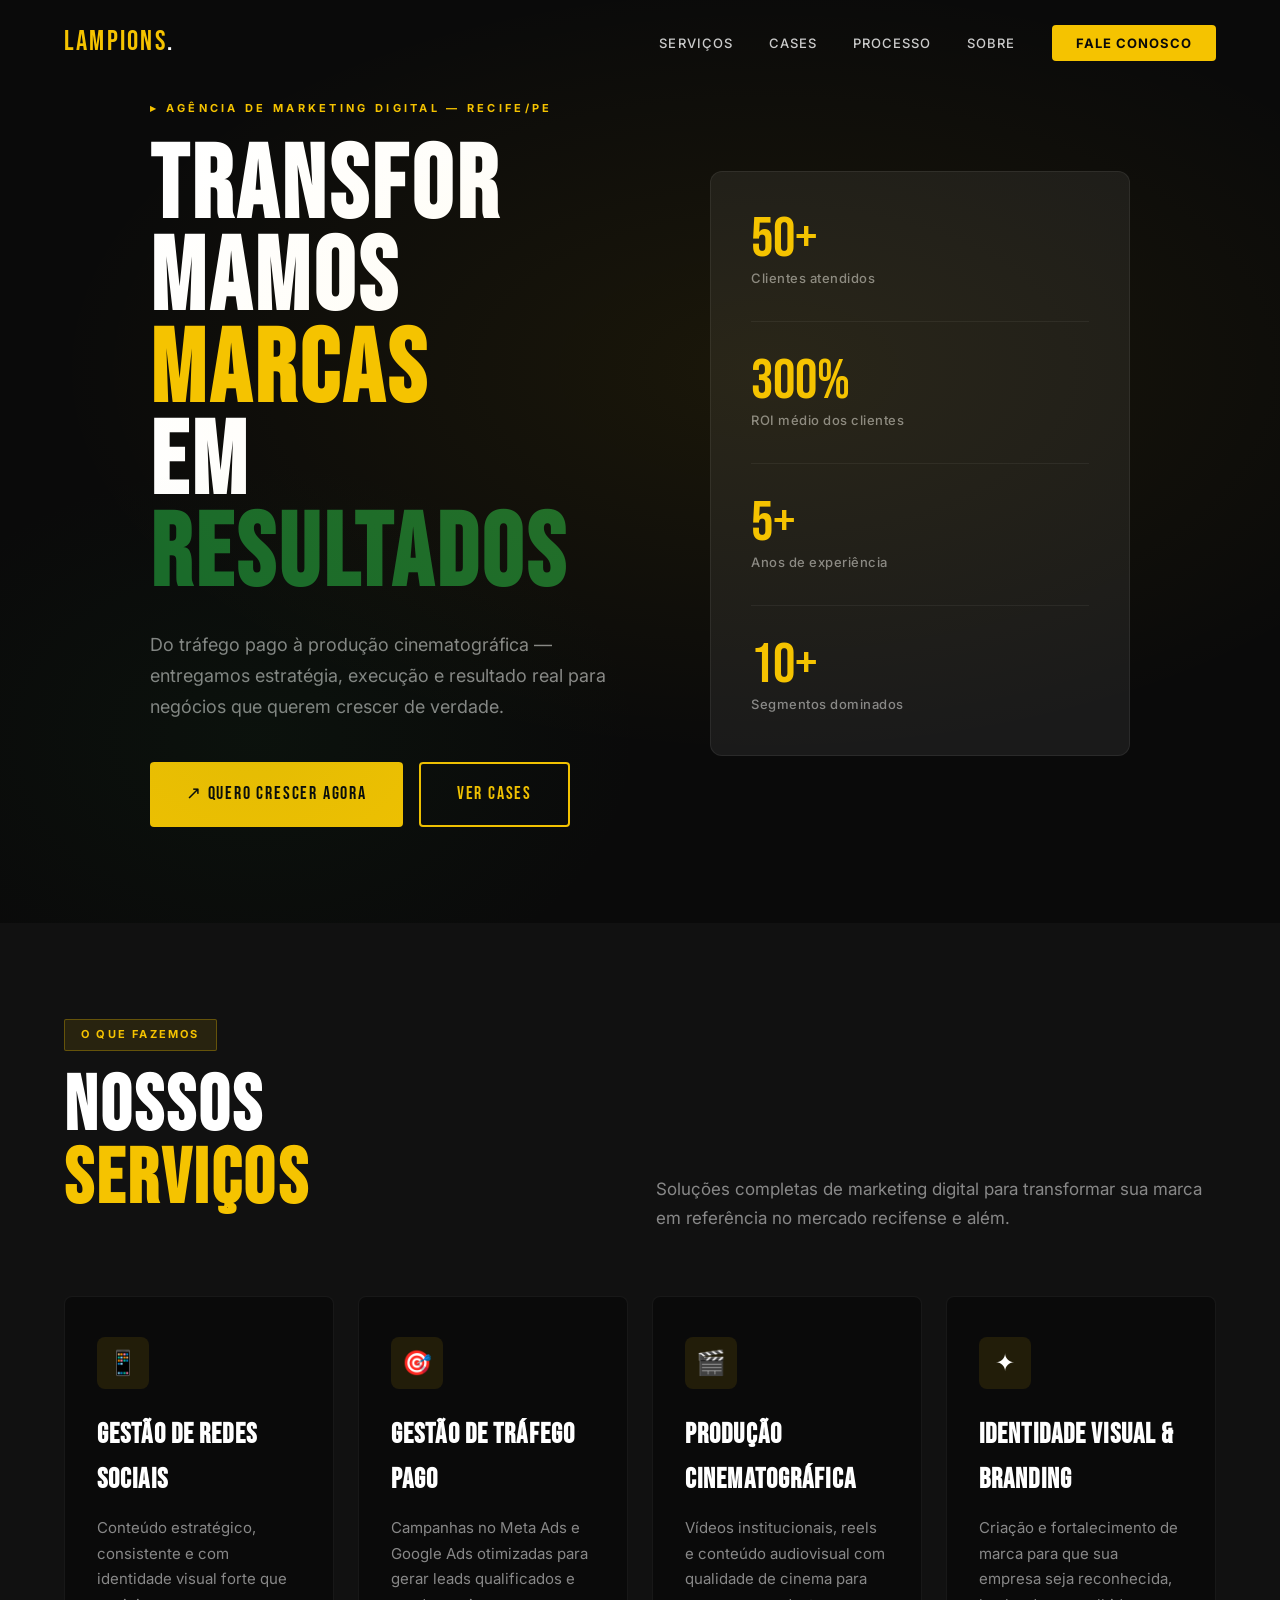
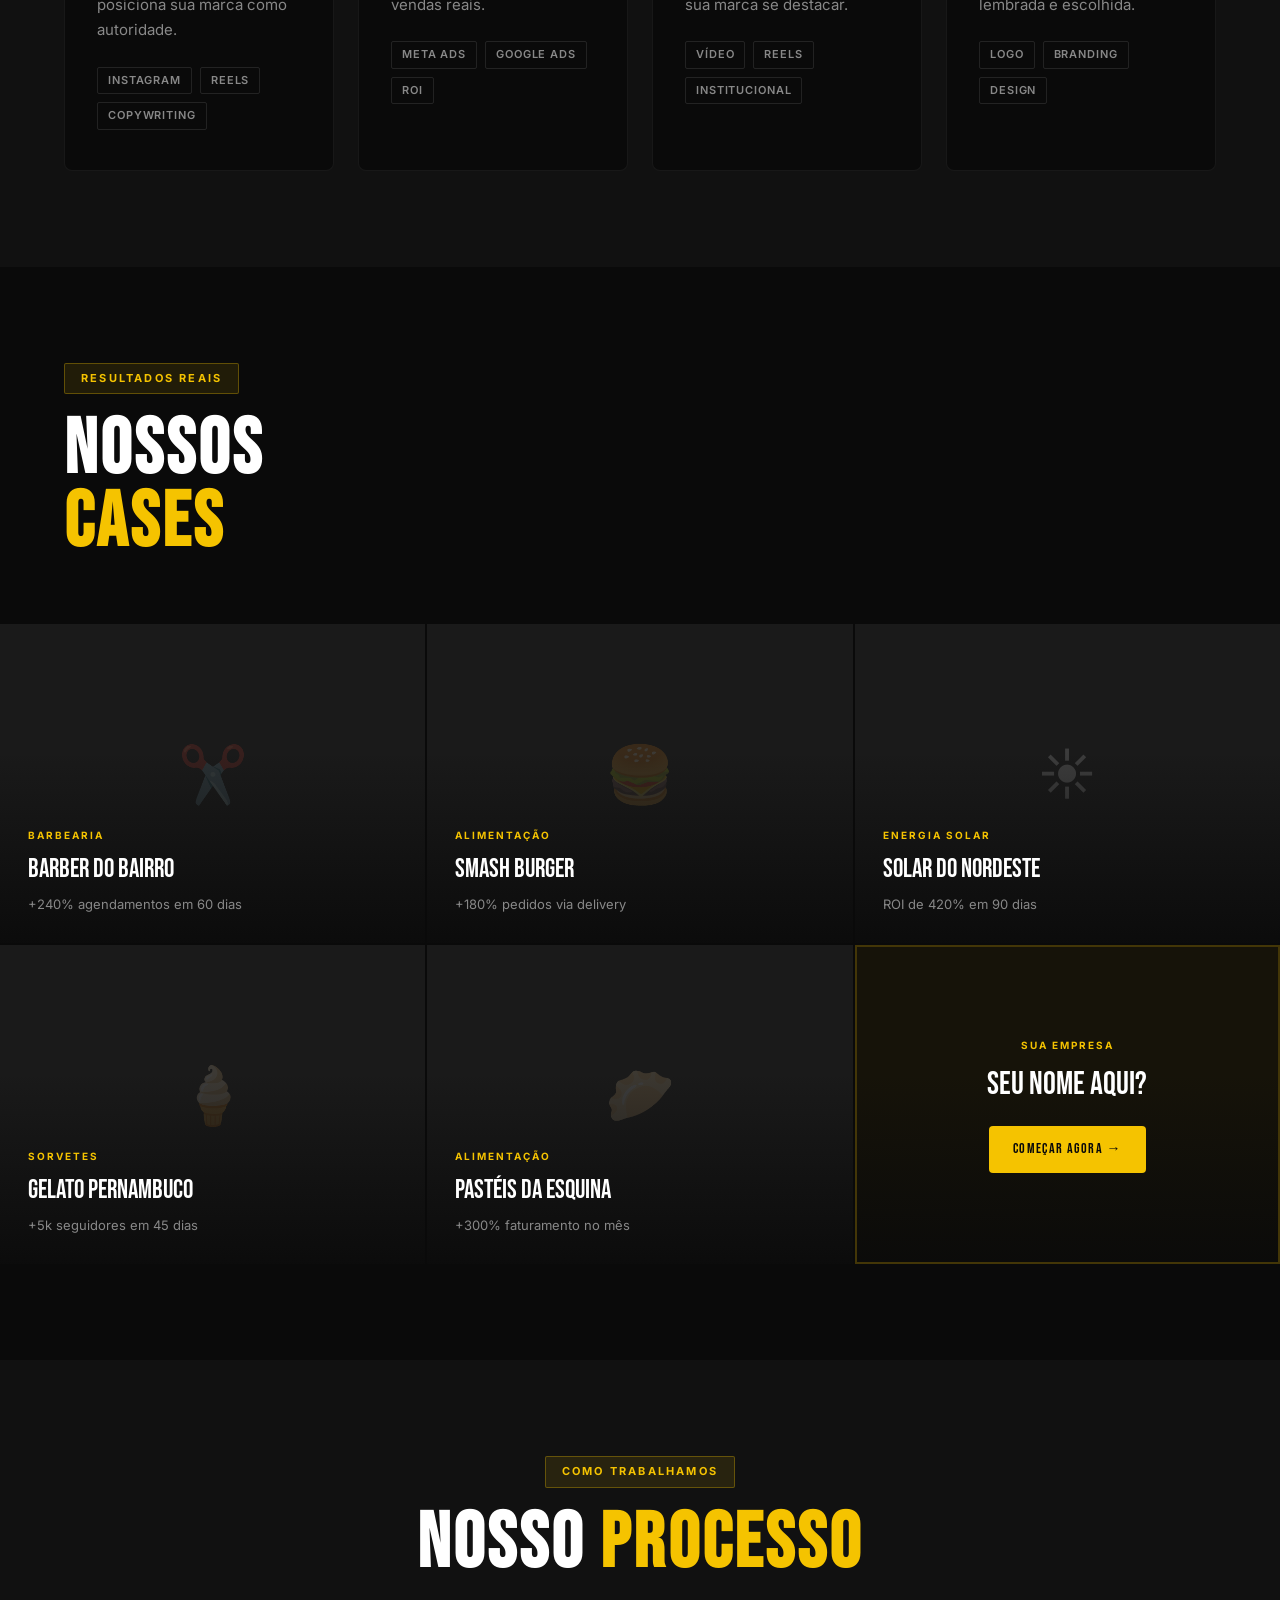
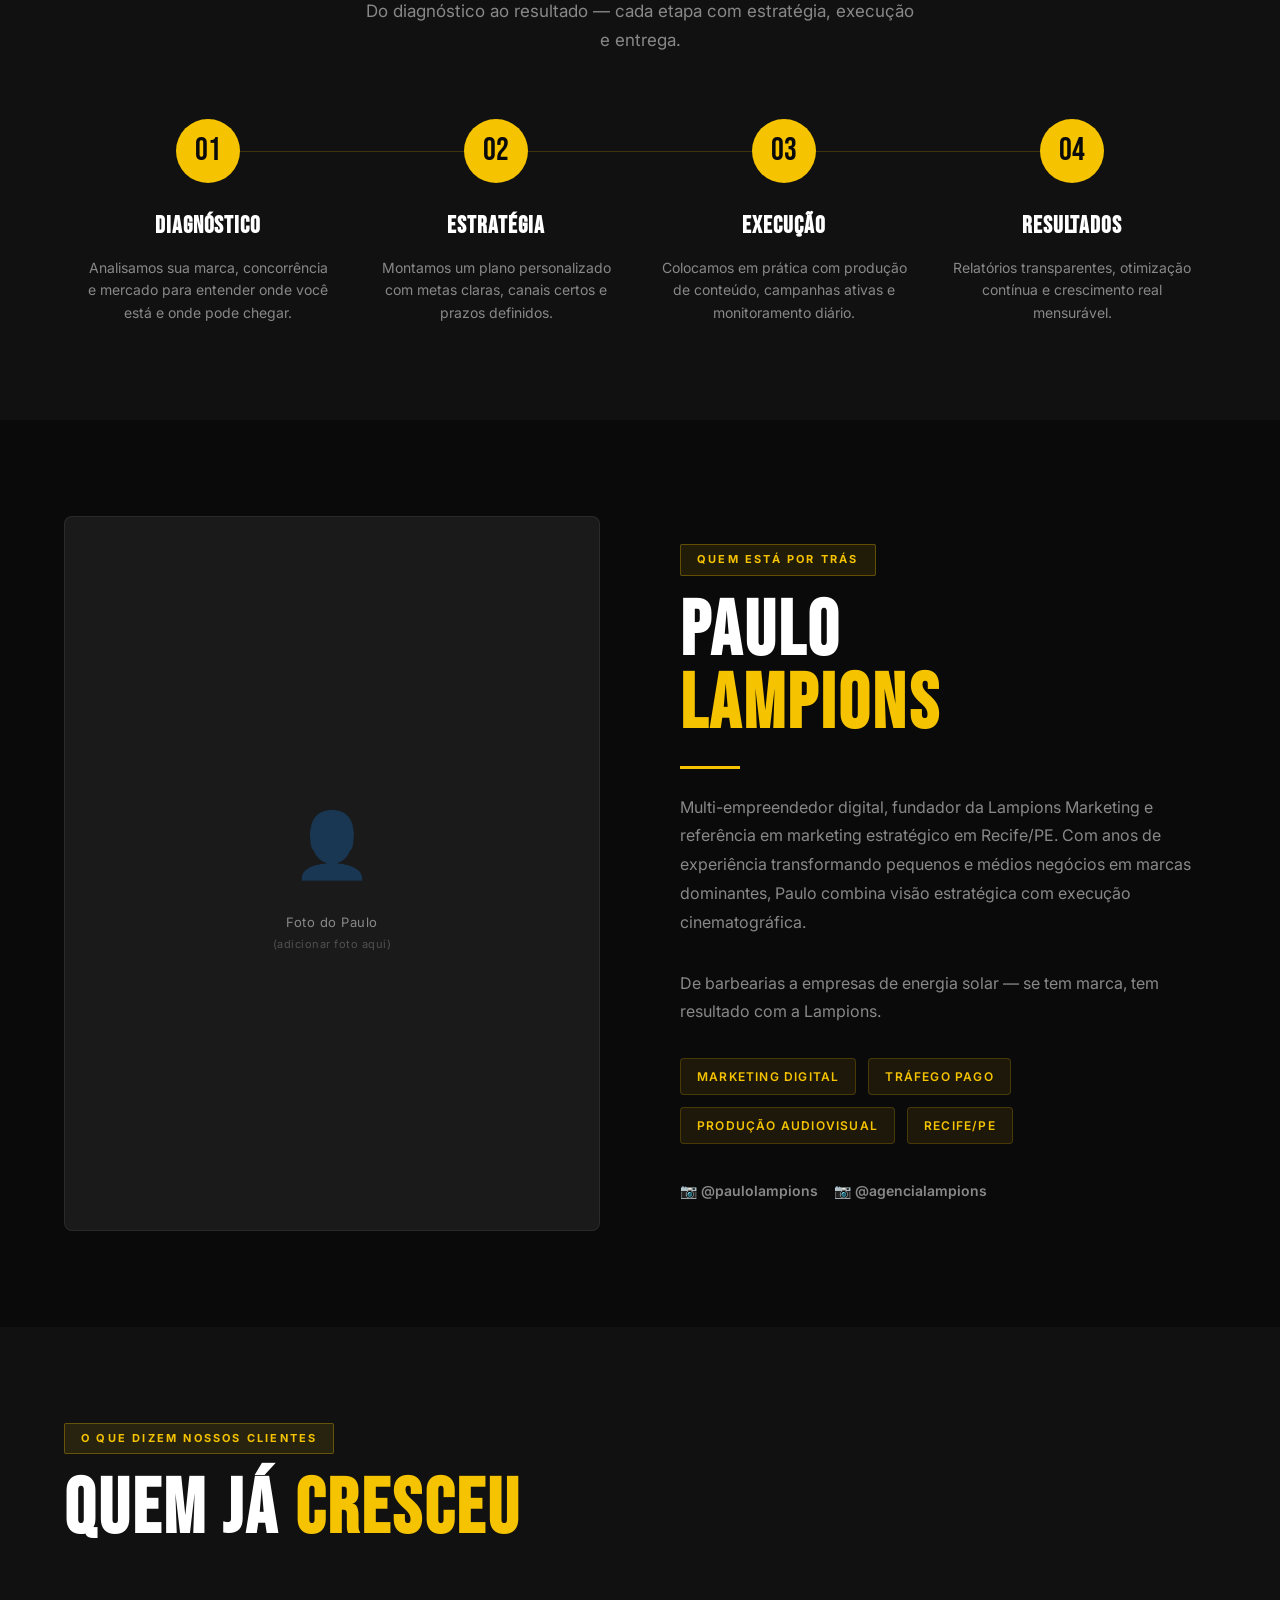
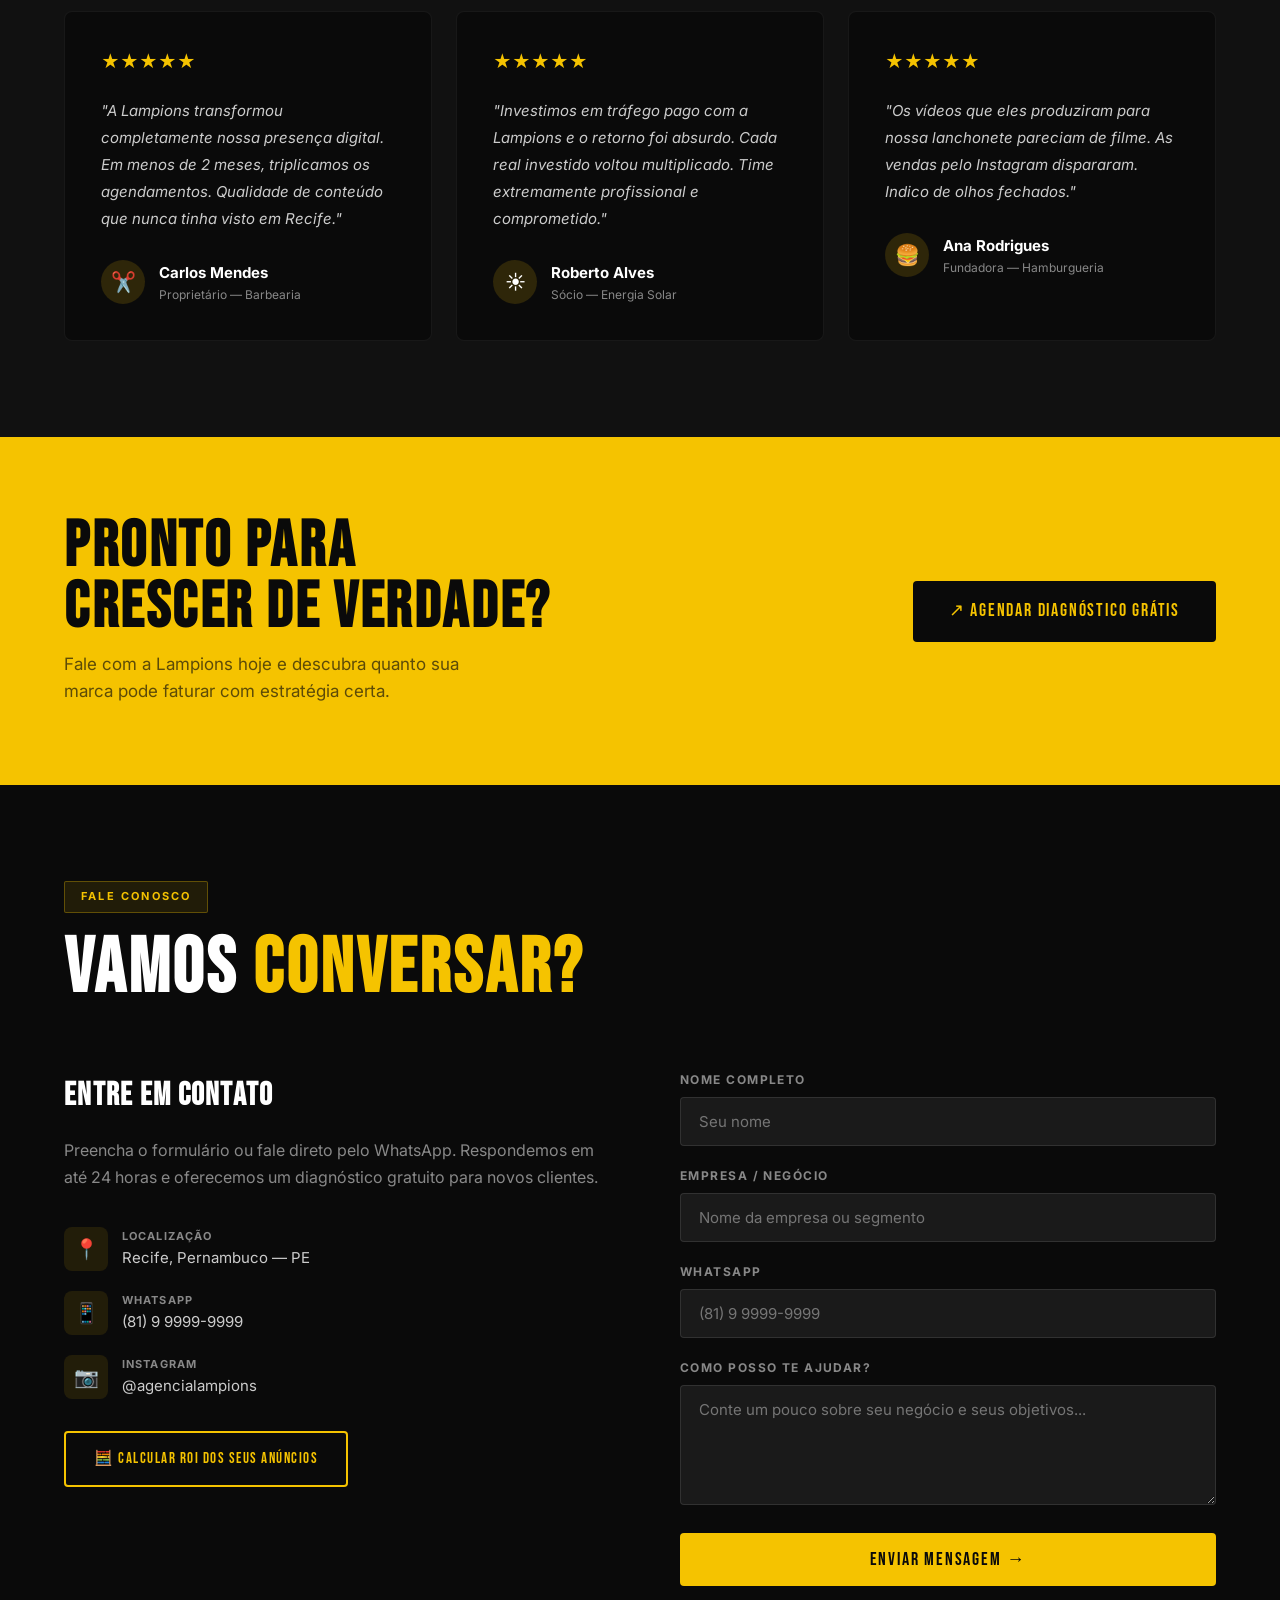
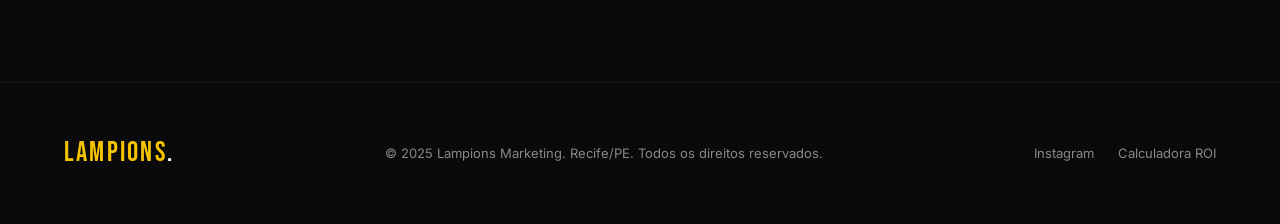
<file: index.html>
<!DOCTYPE html>
<html lang="pt-BR">
<head>
  <meta charset="UTF-8" />
  <meta name="viewport" content="width=device-width, initial-scale=1.0" />
  <title>Lampions Marketing — Agência de Marketing Digital em Recife</title>
  <meta name="description" content="Transformamos marcas em resultados com gestão de tráfego, redes sociais e produção cinematográfica. Recife/PE." />
  <link rel="stylesheet" href="assets/style.css" />
  <style>
    /* ── Hero ── */
    .hero {
      min-height: 100vh;
      display: flex;
      align-items: center;
      position: relative;
      overflow: hidden;
      padding-top: 100px;
    }

    .hero::before {
      content: '';
      position: absolute;
      inset: 0;
      background: radial-gradient(ellipse 80% 60% at 60% 40%, rgba(245,195,0,0.07) 0%, transparent 70%),
                  radial-gradient(ellipse 50% 50% at 20% 80%, rgba(26,107,42,0.08) 0%, transparent 60%);
      pointer-events: none;
    }

    .hero-grid {
      display: grid;
      grid-template-columns: 1fr 420px;
      gap: 80px;
      align-items: center;
    }

    .hero-eyebrow {
      font-size: 11px;
      font-weight: 700;
      letter-spacing: 0.3em;
      text-transform: uppercase;
      color: var(--yellow);
      margin-bottom: 24px;
    }

    .hero-title {
      font-size: clamp(64px, 8vw, 108px);
      line-height: 0.9;
      margin-bottom: 28px;
    }

    .hero-title .highlight { color: var(--yellow); }
    .hero-title .green { color: var(--green); }

    .hero-desc {
      font-size: 18px;
      color: var(--gray);
      line-height: 1.7;
      max-width: 480px;
      margin-bottom: 40px;
    }

    .hero-actions { display: flex; gap: 16px; flex-wrap: wrap; }

    .hero-stats {
      background: var(--black-3);
      border: 1px solid rgba(255,255,255,0.07);
      border-radius: 12px;
      padding: 40px;
      display: flex;
      flex-direction: column;
      gap: 32px;
    }

    .stat-item {}

    .stat-num {
      font-family: 'Bebas Neue', sans-serif;
      font-size: 56px;
      color: var(--yellow);
      line-height: 1;
    }

    .stat-label {
      font-size: 13px;
      color: var(--gray);
      font-weight: 500;
      letter-spacing: 0.04em;
    }

    .stat-divider {
      width: 100%;
      height: 1px;
      background: rgba(255,255,255,0.06);
    }

    /* ── Services ── */
    .services { background: var(--black-2); }

    .services-header {
      display: flex;
      justify-content: space-between;
      align-items: flex-end;
      margin-bottom: 64px;
      gap: 32px;
    }

    .service-card {
      background: var(--black);
      border: 1px solid rgba(255,255,255,0.06);
      border-radius: 8px;
      padding: 40px 32px;
      transition: border-color 0.25s, transform 0.25s;
    }

    .service-card:hover {
      border-color: var(--yellow);
      transform: translateY(-6px);
    }

    .service-icon {
      width: 52px;
      height: 52px;
      background: rgba(245,195,0,0.1);
      border-radius: 8px;
      display: flex;
      align-items: center;
      justify-content: center;
      margin-bottom: 24px;
      font-size: 24px;
    }

    .service-card h3 {
      font-size: 28px;
      margin-bottom: 12px;
    }

    .service-card p {
      color: var(--gray);
      font-size: 15px;
      line-height: 1.7;
      margin-bottom: 24px;
    }

    .service-tags { display: flex; flex-wrap: wrap; gap: 8px; }

    .tag {
      font-size: 11px;
      font-weight: 600;
      letter-spacing: 0.08em;
      text-transform: uppercase;
      color: var(--gray);
      border: 1px solid rgba(255,255,255,0.1);
      padding: 4px 10px;
      border-radius: 2px;
    }

    /* ── Cases ── */
    .cases-grid {
      display: grid;
      grid-template-columns: repeat(3, 1fr);
      gap: 2px;
      margin-top: 64px;
    }

    .case-item {
      background: var(--black-3);
      aspect-ratio: 4/3;
      display: flex;
      flex-direction: column;
      justify-content: flex-end;
      padding: 28px;
      position: relative;
      overflow: hidden;
    }

    .case-item::before {
      content: '';
      position: absolute;
      inset: 0;
      background: linear-gradient(to top, rgba(10,10,10,0.9) 0%, transparent 60%);
      z-index: 1;
    }

    .case-emoji {
      position: absolute;
      top: 50%;
      left: 50%;
      transform: translate(-50%,-60%);
      font-size: 56px;
      opacity: 0.15;
    }

    .case-content { position: relative; z-index: 2; }

    .case-category {
      font-size: 10px;
      font-weight: 700;
      letter-spacing: 0.2em;
      text-transform: uppercase;
      color: var(--yellow);
      margin-bottom: 6px;
    }

    .case-title { font-family: 'Bebas Neue', sans-serif; font-size: 26px; }

    .case-result {
      font-size: 13px;
      color: var(--gray);
      margin-top: 4px;
    }

    /* ── Process ── */
    .process { background: var(--black-2); }

    .process-steps {
      display: grid;
      grid-template-columns: repeat(4, 1fr);
      gap: 0;
      margin-top: 64px;
      position: relative;
    }

    .process-steps::before {
      content: '';
      position: absolute;
      top: 32px;
      left: 10%;
      right: 10%;
      height: 1px;
      background: rgba(245,195,0,0.2);
      z-index: 0;
    }

    .step { text-align: center; padding: 0 20px; position: relative; z-index: 1; }

    .step-num {
      width: 64px;
      height: 64px;
      background: var(--yellow);
      color: var(--black);
      font-family: 'Bebas Neue', sans-serif;
      font-size: 32px;
      border-radius: 50%;
      display: flex;
      align-items: center;
      justify-content: center;
      margin: 0 auto 24px;
    }

    .step h3 { font-size: 24px; margin-bottom: 12px; }
    .step p { font-size: 14px; color: var(--gray); line-height: 1.6; }

    /* ── About Paulo ── */
    .about-grid {
      display: grid;
      grid-template-columns: 1fr 1fr;
      gap: 80px;
      align-items: center;
    }

    .about-photo {
      aspect-ratio: 3/4;
      background: var(--black-3);
      border-radius: 8px;
      border: 1px solid rgba(255,255,255,0.07);
      display: flex;
      flex-direction: column;
      align-items: center;
      justify-content: center;
      gap: 16px;
      color: var(--gray);
      text-align: center;
      padding: 40px;
    }

    .about-photo .photo-icon { font-size: 64px; opacity: 0.3; }
    .about-photo .photo-hint { font-size: 13px; letter-spacing: 0.04em; }

    .about-content {}
    .about-content .section-title { margin-bottom: 24px; }

    .about-bio {
      color: var(--gray);
      font-size: 16px;
      line-height: 1.8;
      margin-bottom: 32px;
    }

    .about-tags { display: flex; flex-wrap: wrap; gap: 12px; margin-bottom: 36px; }

    .about-tag {
      background: rgba(245,195,0,0.08);
      border: 1px solid rgba(245,195,0,0.2);
      color: var(--yellow);
      font-size: 12px;
      font-weight: 600;
      letter-spacing: 0.1em;
      text-transform: uppercase;
      padding: 8px 16px;
      border-radius: 4px;
    }

    .social-links { display: flex; gap: 16px; }

    .social-link {
      display: inline-flex;
      align-items: center;
      gap: 8px;
      color: var(--gray);
      text-decoration: none;
      font-size: 14px;
      font-weight: 600;
      transition: color 0.2s;
    }

    .social-link:hover { color: var(--yellow); }

    /* ── Testimonials ── */
    .testimonials { background: var(--black-2); }

    .testimonials-grid {
      display: grid;
      grid-template-columns: repeat(3, 1fr);
      gap: 24px;
      margin-top: 64px;
    }

    .testimonial-card {
      background: var(--black);
      border: 1px solid rgba(255,255,255,0.06);
      border-radius: 8px;
      padding: 36px;
    }

    .testimonial-stars { color: var(--yellow); font-size: 18px; margin-bottom: 20px; }

    .testimonial-text {
      color: var(--gray-light);
      font-size: 15px;
      line-height: 1.8;
      margin-bottom: 28px;
      font-style: italic;
    }

    .testimonial-author { display: flex; align-items: center; gap: 14px; }

    .author-avatar {
      width: 44px;
      height: 44px;
      border-radius: 50%;
      background: rgba(245,195,0,0.15);
      display: flex;
      align-items: center;
      justify-content: center;
      font-size: 20px;
    }

    .author-name { font-weight: 700; font-size: 15px; }
    .author-company { font-size: 12px; color: var(--gray); }

    /* ── CTA Banner ── */
    .cta-banner {
      background: var(--yellow);
      padding: 80px 0;
    }

    .cta-banner .container {
      display: flex;
      align-items: center;
      justify-content: space-between;
      gap: 40px;
    }

    .cta-banner h2 {
      font-size: clamp(40px, 5vw, 68px);
      color: var(--black);
      line-height: 0.95;
    }

    .cta-banner p {
      color: rgba(10,10,10,0.65);
      font-size: 17px;
      max-width: 400px;
      margin-top: 12px;
    }

    .cta-banner .btn-primary {
      background: var(--black);
      color: var(--yellow);
      white-space: nowrap;
      flex-shrink: 0;
    }

    /* ── Contact ── */
    .contact-grid {
      display: grid;
      grid-template-columns: 1fr 1fr;
      gap: 80px;
      margin-top: 64px;
    }

    .contact-info h3 {
      font-size: 32px;
      margin-bottom: 16px;
    }

    .contact-info p {
      color: var(--gray);
      font-size: 16px;
      line-height: 1.7;
      margin-bottom: 36px;
    }

    .contact-detail {
      display: flex;
      align-items: center;
      gap: 14px;
      margin-bottom: 20px;
    }

    .contact-detail-icon {
      width: 44px;
      height: 44px;
      background: rgba(245,195,0,0.1);
      border-radius: 8px;
      display: flex;
      align-items: center;
      justify-content: center;
      font-size: 20px;
      flex-shrink: 0;
    }

    .contact-detail-text { font-size: 15px; color: var(--gray-light); }
    .contact-detail-label { font-size: 11px; color: var(--gray); font-weight: 700; letter-spacing: 0.1em; text-transform: uppercase; }

    /* ── Footer ── */
    footer {
      background: var(--black);
      border-top: 1px solid rgba(255,255,255,0.06);
      padding: 48px 0;
    }

    .footer-inner {
      display: flex;
      align-items: center;
      justify-content: space-between;
      gap: 24px;
    }

    .footer-logo {
      font-family: 'Bebas Neue', sans-serif;
      font-size: 28px;
      color: var(--yellow);
      letter-spacing: 0.08em;
    }

    .footer-logo span { color: var(--white); }

    .footer-copy {
      font-size: 13px;
      color: var(--gray);
    }

    .footer-links { display: flex; gap: 24px; }

    .footer-links a {
      font-size: 13px;
      color: var(--gray);
      text-decoration: none;
      transition: color 0.2s;
    }

    .footer-links a:hover { color: var(--yellow); }

    /* ── Responsive ── */
    @media (max-width: 900px) {
      .hero-grid { grid-template-columns: 1fr; }
      .hero-stats { flex-direction: row; flex-wrap: wrap; }
      .cases-grid { grid-template-columns: repeat(2, 1fr); }
      .process-steps { grid-template-columns: repeat(2, 1fr); gap: 40px; }
      .process-steps::before { display: none; }
      .about-grid { grid-template-columns: 1fr; }
      .about-photo { display: none; }
      .testimonials-grid { grid-template-columns: 1fr; }
      .contact-grid { grid-template-columns: 1fr; }
      .cta-banner .container { flex-direction: column; text-align: center; }
      .footer-inner { flex-direction: column; text-align: center; }
    }

    @media (max-width: 640px) {
      .hero-title { font-size: 58px; }
      .cases-grid { grid-template-columns: 1fr; }
      .services-header { flex-direction: column; }
    }
  </style>
</head>
<body>

  <!-- ── Navbar ── -->
  <nav class="navbar" id="navbar">
    <div class="container">
      <a href="#" class="nav-logo">LAMPIONS<span>.</span></a>
      <ul class="nav-links">
        <li><a href="#servicos">Serviços</a></li>
        <li><a href="#cases">Cases</a></li>
        <li><a href="#processo">Processo</a></li>
        <li><a href="#sobre">Sobre</a></li>
        <li><a href="#contato" class="nav-cta">Fale Conosco</a></li>
      </ul>
    </div>
  </nav>

  <!-- ── Hero ── -->
  <section class="hero" id="home">
    <div class="container">
      <div class="hero-grid">
        <div>
          <p class="hero-eyebrow">▸ Agência de Marketing Digital — Recife/PE</p>
          <h1 class="hero-title">
            TRANSFOR<br>
            MAMOS<br>
            <span class="highlight">MARCAS</span><br>
            EM<br>
            <span class="green">RESULTADOS</span>
          </h1>
          <p class="hero-desc">
            Do tráfego pago à produção cinematográfica — entregamos estratégia,
            execução e resultado real para negócios que querem crescer de verdade.
          </p>
          <div class="hero-actions">
            <a href="https://wa.me/5581983036630?text=Olá%2C%20quero%20conhecer%20a%20Lampions%20Marketing!"
               class="btn btn-primary" target="_blank">
              ↗ Quero crescer agora
            </a>
            <a href="#cases" class="btn btn-secondary">Ver cases</a>
          </div>
        </div>

        <div class="hero-stats">
          <div class="stat-item">
            <div class="stat-num">50+</div>
            <div class="stat-label">Clientes atendidos</div>
          </div>
          <div class="stat-divider"></div>
          <div class="stat-item">
            <div class="stat-num">300%</div>
            <div class="stat-label">ROI médio dos clientes</div>
          </div>
          <div class="stat-divider"></div>
          <div class="stat-item">
            <div class="stat-num">5+</div>
            <div class="stat-label">Anos de experiência</div>
          </div>
          <div class="stat-divider"></div>
          <div class="stat-item">
            <div class="stat-num">10+</div>
            <div class="stat-label">Segmentos dominados</div>
          </div>
        </div>
      </div>
    </div>
  </section>

  <!-- ── Services ── -->
  <section class="services" id="servicos">
    <div class="container">
      <div class="services-header">
        <div>
          <div class="label">O que fazemos</div>
          <h2 class="section-title">NOSSOS<br><span>SERVIÇOS</span></h2>
        </div>
        <p class="section-subtitle">
          Soluções completas de marketing digital para transformar sua marca
          em referência no mercado recifense e além.
        </p>
      </div>

      <div class="grid-4">
        <div class="service-card">
          <div class="service-icon">📱</div>
          <h3>Gestão de Redes Sociais</h3>
          <p>Conteúdo estratégico, consistente e com identidade visual forte que posiciona sua marca como autoridade.</p>
          <div class="service-tags">
            <span class="tag">Instagram</span>
            <span class="tag">Reels</span>
            <span class="tag">Copywriting</span>
          </div>
        </div>

        <div class="service-card">
          <div class="service-icon">🎯</div>
          <h3>Gestão de Tráfego Pago</h3>
          <p>Campanhas no Meta Ads e Google Ads otimizadas para gerar leads qualificados e vendas reais.</p>
          <div class="service-tags">
            <span class="tag">Meta Ads</span>
            <span class="tag">Google Ads</span>
            <span class="tag">ROI</span>
          </div>
        </div>

        <div class="service-card">
          <div class="service-icon">🎬</div>
          <h3>Produção Cinematográfica</h3>
          <p>Vídeos institucionais, reels e conteúdo audiovisual com qualidade de cinema para sua marca se destacar.</p>
          <div class="service-tags">
            <span class="tag">Vídeo</span>
            <span class="tag">Reels</span>
            <span class="tag">Institucional</span>
          </div>
        </div>

        <div class="service-card">
          <div class="service-icon">✦</div>
          <h3>Identidade Visual & Branding</h3>
          <p>Criação e fortalecimento de marca para que sua empresa seja reconhecida, lembrada e escolhida.</p>
          <div class="service-tags">
            <span class="tag">Logo</span>
            <span class="tag">Branding</span>
            <span class="tag">Design</span>
          </div>
        </div>
      </div>
    </div>
  </section>

  <!-- ── Cases ── -->
  <section id="cases">
    <div class="container">
      <div class="label">Resultados reais</div>
      <h2 class="section-title">NOSSOS<br><span>CASES</span></h2>
    </div>
    <div class="cases-grid">
      <div class="case-item">
        <div class="case-emoji">✂️</div>
        <div class="case-content">
          <div class="case-category">Barbearia</div>
          <div class="case-title">BARBER DO BAIRRO</div>
          <div class="case-result">+240% agendamentos em 60 dias</div>
        </div>
      </div>
      <div class="case-item">
        <div class="case-emoji">🍔</div>
        <div class="case-content">
          <div class="case-category">Alimentação</div>
          <div class="case-title">SMASH BURGER</div>
          <div class="case-result">+180% pedidos via delivery</div>
        </div>
      </div>
      <div class="case-item">
        <div class="case-emoji">☀️</div>
        <div class="case-content">
          <div class="case-category">Energia Solar</div>
          <div class="case-title">SOLAR DO NORDESTE</div>
          <div class="case-result">ROI de 420% em 90 dias</div>
        </div>
      </div>
      <div class="case-item">
        <div class="case-emoji">🍦</div>
        <div class="case-content">
          <div class="case-category">Sorvetes</div>
          <div class="case-title">GELATO PERNAMBUCO</div>
          <div class="case-result">+5k seguidores em 45 dias</div>
        </div>
      </div>
      <div class="case-item">
        <div class="case-emoji">🥟</div>
        <div class="case-content">
          <div class="case-category">Alimentação</div>
          <div class="case-title">PASTÉIS DA ESQUINA</div>
          <div class="case-result">+300% faturamento no mês</div>
        </div>
      </div>
      <div class="case-item" style="background: rgba(245,195,0,0.05); border: 2px solid rgba(245,195,0,0.2);">
        <div class="case-content" style="display:flex;flex-direction:column;justify-content:center;height:100%;text-align:center;">
          <div class="case-category" style="text-align:center;">Sua empresa</div>
          <div class="case-title" style="font-size:32px;margin-bottom:16px;">SEU NOME AQUI?</div>
          <a href="#contato" class="btn btn-primary" style="margin:0 auto;font-size:14px;padding:12px 24px;">Começar agora →</a>
        </div>
      </div>
    </div>
  </section>

  <!-- ── Process ── -->
  <section class="process" id="processo">
    <div class="container">
      <div style="text-align:center;margin-bottom:0;">
        <div class="label">Como trabalhamos</div>
        <h2 class="section-title">NOSSO <span>PROCESSO</span></h2>
        <p class="section-subtitle" style="margin: 0 auto;">
          Do diagnóstico ao resultado — cada etapa com estratégia, execução e entrega.
        </p>
      </div>
      <div class="process-steps">
        <div class="step">
          <div class="step-num">01</div>
          <h3>DIAGNÓSTICO</h3>
          <p>Analisamos sua marca, concorrência e mercado para entender onde você está e onde pode chegar.</p>
        </div>
        <div class="step">
          <div class="step-num">02</div>
          <h3>ESTRATÉGIA</h3>
          <p>Montamos um plano personalizado com metas claras, canais certos e prazos definidos.</p>
        </div>
        <div class="step">
          <div class="step-num">03</div>
          <h3>EXECUÇÃO</h3>
          <p>Colocamos em prática com produção de conteúdo, campanhas ativas e monitoramento diário.</p>
        </div>
        <div class="step">
          <div class="step-num">04</div>
          <h3>RESULTADOS</h3>
          <p>Relatórios transparentes, otimização contínua e crescimento real mensurável.</p>
        </div>
      </div>
    </div>
  </section>

  <!-- ── About Paulo ── -->
  <section id="sobre">
    <div class="container">
      <div class="about-grid">
        <div class="about-photo">
          <div class="photo-icon">👤</div>
          <div class="photo-hint">Foto do Paulo<br><span style="color:rgba(136,136,136,0.5);font-size:11px;">(adicionar foto aqui)</span></div>
        </div>
        <div class="about-content">
          <div class="label">Quem está por trás</div>
          <h2 class="section-title">PAULO<br><span>LAMPIONS</span></h2>
          <div class="divider"></div>
          <p class="about-bio">
            Multi-empreendedor digital, fundador da Lampions Marketing e referência em marketing
            estratégico em Recife/PE. Com anos de experiência transformando pequenos e médios
            negócios em marcas dominantes, Paulo combina visão estratégica com execução cinematográfica.
          </p>
          <p class="about-bio">
            De barbearias a empresas de energia solar — se tem marca, tem resultado com a Lampions.
          </p>
          <div class="about-tags">
            <span class="about-tag">Marketing Digital</span>
            <span class="about-tag">Tráfego Pago</span>
            <span class="about-tag">Produção Audiovisual</span>
            <span class="about-tag">Recife/PE</span>
          </div>
          <div class="social-links">
            <a href="https://instagram.com/paulolampions" target="_blank" class="social-link">
              📷 @paulolampions
            </a>
            <a href="https://instagram.com/agencialampions" target="_blank" class="social-link">
              📷 @agencialampions
            </a>
          </div>
        </div>
      </div>
    </div>
  </section>

  <!-- ── Testimonials ── -->
  <section class="testimonials">
    <div class="container">
      <div class="label">O que dizem nossos clientes</div>
      <h2 class="section-title">QUEM JÁ <span>CRESCEU</span></h2>
      <div class="testimonials-grid">
        <div class="testimonial-card">
          <div class="testimonial-stars">★★★★★</div>
          <p class="testimonial-text">
            "A Lampions transformou completamente nossa presença digital. Em menos de 2 meses,
            triplicamos os agendamentos. Qualidade de conteúdo que nunca tinha visto em Recife."
          </p>
          <div class="testimonial-author">
            <div class="author-avatar">✂️</div>
            <div>
              <div class="author-name">Carlos Mendes</div>
              <div class="author-company">Proprietário — Barbearia</div>
            </div>
          </div>
        </div>

        <div class="testimonial-card">
          <div class="testimonial-stars">★★★★★</div>
          <p class="testimonial-text">
            "Investimos em tráfego pago com a Lampions e o retorno foi absurdo. Cada real
            investido voltou multiplicado. Time extremamente profissional e comprometido."
          </p>
          <div class="testimonial-author">
            <div class="author-avatar">☀️</div>
            <div>
              <div class="author-name">Roberto Alves</div>
              <div class="author-company">Sócio — Energia Solar</div>
            </div>
          </div>
        </div>

        <div class="testimonial-card">
          <div class="testimonial-stars">★★★★★</div>
          <p class="testimonial-text">
            "Os vídeos que eles produziram para nossa lanchonete pareciam de filme.
            As vendas pelo Instagram dispararam. Indico de olhos fechados."
          </p>
          <div class="testimonial-author">
            <div class="author-avatar">🍔</div>
            <div>
              <div class="author-name">Ana Rodrigues</div>
              <div class="author-company">Fundadora — Hamburgueria</div>
            </div>
          </div>
        </div>
      </div>
    </div>
  </section>

  <!-- ── CTA Banner ── -->
  <section class="cta-banner">
    <div class="container">
      <div>
        <h2>PRONTO PARA<br>CRESCER DE VERDADE?</h2>
        <p>Fale com a Lampions hoje e descubra quanto sua marca pode faturar com estratégia certa.</p>
      </div>
      <a href="https://wa.me/5581983036630?text=Olá%2C%20quero%20um%20diagnóstico%20gratuito%20da%20Lampions!"
         target="_blank" class="btn btn-primary">
        ↗ Agendar diagnóstico grátis
      </a>
    </div>
  </section>

  <!-- ── Contact ── -->
  <section id="contato">
    <div class="container">
      <div class="label">Fale conosco</div>
      <h2 class="section-title">VAMOS <span>CONVERSAR?</span></h2>

      <div class="contact-grid">
        <div class="contact-info">
          <h3>Entre em contato</h3>
          <p>
            Preencha o formulário ou fale direto pelo WhatsApp. Respondemos em até 24 horas
            e oferecemos um diagnóstico gratuito para novos clientes.
          </p>

          <div class="contact-detail">
            <div class="contact-detail-icon">📍</div>
            <div>
              <div class="contact-detail-label">Localização</div>
              <div class="contact-detail-text">Recife, Pernambuco — PE</div>
            </div>
          </div>

          <div class="contact-detail">
            <div class="contact-detail-icon">📱</div>
            <div>
              <div class="contact-detail-label">WhatsApp</div>
              <div class="contact-detail-text">(81) 9 9999-9999</div>
            </div>
          </div>

          <div class="contact-detail">
            <div class="contact-detail-icon">📷</div>
            <div>
              <div class="contact-detail-label">Instagram</div>
              <div class="contact-detail-text">@agencialampions</div>
            </div>
          </div>

          <div style="margin-top:32px;">
            <a href="roi-calculator.html" class="btn btn-secondary" style="font-size:15px;padding:14px 28px;">
              🧮 Calcular ROI dos seus anúncios
            </a>
          </div>
        </div>

        <form id="contact-form" onsubmit="handleSubmit(event)">
          <div class="form-group">
            <label>Nome completo</label>
            <input type="text" name="nome" placeholder="Seu nome" required />
          </div>
          <div class="form-group">
            <label>Empresa / Negócio</label>
            <input type="text" name="empresa" placeholder="Nome da empresa ou segmento" />
          </div>
          <div class="form-group">
            <label>WhatsApp</label>
            <input type="tel" name="whatsapp" placeholder="(81) 9 9999-9999" required />
          </div>
          <div class="form-group">
            <label>Como posso te ajudar?</label>
            <textarea name="mensagem" placeholder="Conte um pouco sobre seu negócio e seus objetivos..."></textarea>
          </div>
          <button type="submit" class="btn btn-primary" style="width:100%;justify-content:center;">
            Enviar mensagem →
          </button>
          <p id="form-status" style="margin-top:16px;font-size:14px;color:var(--yellow);display:none;text-align:center;"></p>
        </form>
      </div>
    </div>
  </section>

  <!-- ── Footer ── -->
  <footer>
    <div class="container">
      <div class="footer-inner">
        <div class="footer-logo">LAMPIONS<span>.</span></div>
        <p class="footer-copy">© 2025 Lampions Marketing. Recife/PE. Todos os direitos reservados.</p>
        <div class="footer-links">
          <a href="https://instagram.com/agencialampions" target="_blank">Instagram</a>
          <a href="roi-calculator.html">Calculadora ROI</a>
        </div>
      </div>
    </div>
  </footer>

  <script>
    // Navbar scroll effect
    const navbar = document.getElementById('navbar');
    window.addEventListener('scroll', () => {
      navbar.classList.toggle('scrolled', window.scrollY > 50);
    });

    // Contact form — redirect to WhatsApp
    function handleSubmit(e) {
      e.preventDefault();
      const data = new FormData(e.target);
      const nome = data.get('nome');
      const empresa = data.get('empresa');
      const whatsapp = data.get('whatsapp');
      const msg = data.get('mensagem');

      const text = `Olá! Vim pelo site da Lampions.%0A%0A*Nome:* ${nome}%0A*Empresa:* ${empresa || 'Não informado'}%0A*WhatsApp:* ${whatsapp}%0A%0A*Mensagem:*%0A${msg}`;
      window.open(`https://wa.me/5581983036630?text=${text}`, '_blank');

      const status = document.getElementById('form-status');
      status.textContent = '✓ Redirecionando para o WhatsApp...';
      status.style.display = 'block';
      e.target.reset();
    }
  </script>
</body>
</html>
</file>
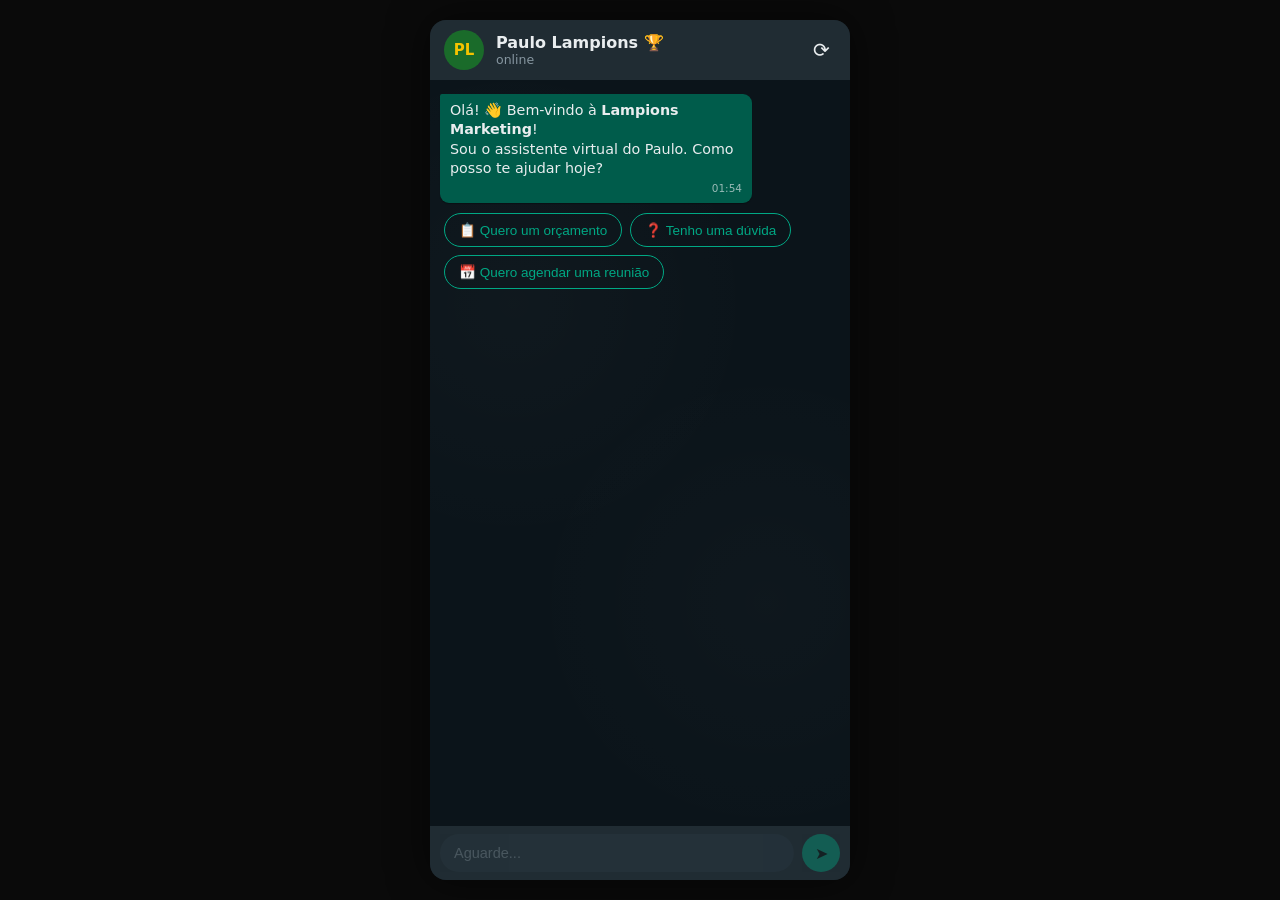
<file: chatbot.html>
<!DOCTYPE html>
<html lang="pt-BR">
<head>
<meta charset="UTF-8">
<meta name="viewport" content="width=device-width, initial-scale=1.0">
<title>Chatbot WhatsApp — Paulo Lampions</title>
<style>
  :root{
    --bg-page:#0A0A0A;
    --bg-chat:#0B141A;
    --bg-header:#202C33;
    --bubble-bot:#005C4B;
    --bubble-user:#1F2C34;
    --text-light:#E9EDEF;
    --text-muted:#8696A0;
    --accent-yellow:#F5C300;
    --accent-green:#1A6B2A;
    --send-green:#00A884;
  }

  *{ box-sizing:border-box; }

  html,body{
    margin:0; padding:0; height:100%;
    background:var(--bg-page);
    font-family:"Segoe UI", system-ui, -apple-system, Helvetica, Arial, sans-serif;
    display:flex; align-items:center; justify-content:center;
  }

  .phone{
    width:100%;
    max-width:420px;
    height:100vh;
    max-height:860px;
    background:var(--bg-chat);
    display:flex;
    flex-direction:column;
    overflow:hidden;
    box-shadow:0 0 40px rgba(0,0,0,0.6);
    position:relative;
  }

  @media (min-width:480px){
    .phone{ border-radius:16px; margin:16px; }
  }

  /* Header */
  .header{
    background:var(--bg-header);
    color:var(--text-light);
    padding:10px 14px;
    display:flex;
    align-items:center;
    gap:12px;
    flex-shrink:0;
  }

  .avatar{
    width:40px; height:40px;
    border-radius:50%;
    background:var(--accent-green);
    color:var(--accent-yellow);
    display:flex; align-items:center; justify-content:center;
    font-weight:700;
    font-size:15px;
    flex-shrink:0;
  }

  .contact-info{ flex:1; min-width:0; }
  .contact-info .name{
    font-size:16px; font-weight:600;
    white-space:nowrap; overflow:hidden; text-overflow:ellipsis;
  }
  .contact-info .status{ font-size:12.5px; color:var(--text-muted); }

  .reset-btn{
    background:transparent;
    border:none;
    color:var(--text-light);
    font-size:20px;
    cursor:pointer;
    padding:6px;
    line-height:1;
    border-radius:50%;
    transition:background .15s;
  }
  .reset-btn:hover{ background:rgba(255,255,255,0.08); }

  /* Chat area */
  .chat{
    flex:1;
    overflow-y:auto;
    padding:14px 10px;
    display:flex;
    flex-direction:column;
    gap:6px;
    background-image:
      radial-gradient(circle at 20% 30%, rgba(255,255,255,0.02) 0, transparent 40%),
      radial-gradient(circle at 80% 70%, rgba(255,255,255,0.015) 0, transparent 40%);
  }

  .row{ display:flex; width:100%; }
  .row.bot{ justify-content:flex-start; }
  .row.user{ justify-content:flex-end; }

  .bubble{
    max-width:78%;
    padding:7px 10px 8px 10px;
    border-radius:9px;
    font-size:14.3px;
    line-height:1.35;
    color:var(--text-light);
    position:relative;
    word-wrap:break-word;
    white-space:pre-wrap;
    box-shadow:0 1px 1px rgba(0,0,0,0.3);
    animation:pop .18s ease-out;
  }

  @keyframes pop{
    from{ opacity:0; transform:translateY(4px); }
    to{ opacity:1; transform:translateY(0); }
  }

  .bubble.bot{ background:var(--bubble-bot); border-top-left-radius:2px; }
  .bubble.user{ background:var(--bubble-user); border-top-right-radius:2px; }

  .bubble .time{
    display:block;
    font-size:10.5px;
    color:rgba(233,237,239,0.65);
    text-align:right;
    margin-top:3px;
  }

  .bubble b{ font-weight:700; }

  /* Typing indicator */
  .typing-bubble{
    background:var(--bubble-bot);
    border-top-left-radius:2px;
    padding:10px 14px;
    display:flex;
    gap:4px;
    align-items:center;
    width:fit-content;
  }
  .typing-bubble span{
    width:6px; height:6px;
    border-radius:50%;
    background:rgba(233,237,239,0.7);
    animation:blink 1.2s infinite;
  }
  .typing-bubble span:nth-child(2){ animation-delay:0.2s; }
  .typing-bubble span:nth-child(3){ animation-delay:0.4s; }
  @keyframes blink{
    0%, 80%, 100%{ opacity:0.3; transform:scale(0.8); }
    40%{ opacity:1; transform:scale(1); }
  }

  /* Option chips */
  .options{
    display:flex;
    flex-wrap:wrap;
    gap:8px;
    padding:4px 4px 10px 4px;
  }

  .chip{
    background:transparent;
    border:1px solid var(--send-green);
    color:var(--send-green);
    padding:8px 14px;
    border-radius:18px;
    font-size:13.5px;
    cursor:pointer;
    transition:background .15s, color .15s;
  }
  .chip:hover{ background:var(--send-green); color:#04120E; }

  /* WhatsApp CTA button */
  .wa-button{
    display:inline-flex;
    align-items:center;
    gap:8px;
    background:var(--send-green);
    color:#04120E;
    font-weight:700;
    padding:10px 18px;
    border-radius:22px;
    text-decoration:none;
    font-size:14px;
    margin:4px;
    border:none;
    cursor:pointer;
  }

  /* Composer */
  .composer{
    display:flex;
    align-items:center;
    gap:8px;
    background:var(--bg-header);
    padding:8px 10px;
    flex-shrink:0;
  }

  .composer input{
    flex:1;
    background:#2A3942;
    border:none;
    outline:none;
    color:var(--text-light);
    padding:11px 14px;
    border-radius:22px;
    font-size:14.5px;
  }

  .composer input::placeholder{ color:var(--text-muted); }

  .composer input:disabled{ opacity:0.4; }

  .composer button{
    background:var(--send-green);
    border:none;
    color:#04120E;
    width:38px; height:38px;
    border-radius:50%;
    font-size:16px;
    cursor:pointer;
    flex-shrink:0;
    display:flex; align-items:center; justify-content:center;
  }
  .composer button:disabled{ opacity:0.4; cursor:default; }
</style>
</head>
<body>

  <div class="phone">
    <div class="header">
      <div class="avatar">PL</div>
      <div class="contact-info">
        <div class="name">Paulo Lampions 🏆</div>
        <div class="status" id="statusLine">online</div>
      </div>
      <button class="reset-btn" id="resetBtn" title="Reiniciar conversa">⟳</button>
    </div>

    <div class="chat" id="chat"></div>

    <div class="composer">
      <input type="text" id="textInput" placeholder="Aguarde..." disabled>
      <button id="sendBtn" disabled>➤</button>
    </div>
  </div>

<script>
(function(){
  const chatEl = document.getElementById('chat');
  const textInput = document.getElementById('textInput');
  const sendBtn = document.getElementById('sendBtn');
  const resetBtn = document.getElementById('resetBtn');

  const WA_NUMBER = '5581983036630';
  const TYPE_DELAY = 800;

  let userData = { name:'' };
  let inputCallback = null;

  function nowTime(){
    return new Date().toLocaleTimeString('pt-BR', { hour:'2-digit', minute:'2-digit' });
  }

  function formatText(str){
    return str
      .replace(/\n/g, '<br>')
      .replace(/\*(.+?)\*/g, '<b>$1</b>');
  }

  function scrollToBottom(){
    chatEl.scrollTop = chatEl.scrollHeight;
  }

  function addMessage(who, text){
    const row = document.createElement('div');
    row.className = 'row ' + who;
    const bubble = document.createElement('div');
    bubble.className = 'bubble ' + who;
    bubble.innerHTML = formatText(text) + '<span class="time">' + nowTime() + '</span>';
    row.appendChild(bubble);
    chatEl.appendChild(row);
    scrollToBottom();
  }

  function showTyping(){
    const row = document.createElement('div');
    row.className = 'row bot';
    row.id = 'typingRow';
    const bubble = document.createElement('div');
    bubble.className = 'typing-bubble';
    bubble.innerHTML = '<span></span><span></span><span></span>';
    row.appendChild(bubble);
    chatEl.appendChild(row);
    scrollToBottom();
  }

  function removeTyping(){
    const row = document.getElementById('typingRow');
    if(row) row.remove();
  }

  // Sends one or more bot lines in sequence, each preceded by a typing indicator, then calls next()
  function botSay(lines, next){
    if(!Array.isArray(lines)) lines = [lines];
    let i = 0;
    function step(){
      if(i >= lines.length){
        if(next) next();
        return;
      }
      showTyping();
      setTimeout(() => {
        removeTyping();
        addMessage('bot', lines[i]);
        i++;
        step();
      }, TYPE_DELAY);
    }
    step();
  }

  function clearPending(){
    const existing = chatEl.querySelector('.options');
    if(existing) existing.remove();
    disableInput();
  }

  function showOptions(options){
    clearPending();
    const wrap = document.createElement('div');
    wrap.className = 'options';
    options.forEach(opt => {
      const btn = document.createElement('button');
      btn.className = 'chip';
      btn.textContent = opt.label;
      btn.onclick = () => {
        wrap.remove();
        addMessage('user', opt.label);
        setTimeout(() => opt.next(opt.label), 200);
      };
      wrap.appendChild(btn);
    });
    chatEl.appendChild(wrap);
    scrollToBottom();
  }

  function enableInput(placeholder, callback){
    textInput.disabled = false;
    sendBtn.disabled = false;
    textInput.placeholder = placeholder;
    textInput.value = '';
    inputCallback = callback;
    textInput.focus();
  }

  function disableInput(){
    textInput.disabled = true;
    sendBtn.disabled = true;
    textInput.placeholder = 'Aguarde...';
    inputCallback = null;
  }

  function submitInput(){
    const val = textInput.value.trim();
    if(!val || !inputCallback) return;
    const cb = inputCallback;
    disableInput();
    addMessage('user', val);
    textInput.value = '';
    setTimeout(() => cb(val), 200);
  }

  sendBtn.addEventListener('click', submitInput);
  textInput.addEventListener('keydown', (e) => {
    if(e.key === 'Enter') submitInput();
  });

  function showWhatsAppButton(){
    const row = document.createElement('div');
    row.className = 'row bot';
    const a = document.createElement('a');
    a.className = 'wa-button';
    a.href = 'https://wa.me/' + WA_NUMBER;
    a.target = '_blank';
    a.rel = 'noopener';
    a.textContent = '🟢 Abrir WhatsApp';
    row.appendChild(a);
    chatEl.appendChild(row);
    scrollToBottom();
  }

  // ---------- FLOW ----------

  function startFlow(){
    chatEl.innerHTML = '';
    userData = { name:'' };
    disableInput();
    botSay(
      ['Olá! 👋 Bem-vindo à *Lampions Marketing*!\nSou o assistente virtual do Paulo. Como posso te ajudar hoje?'],
      () => showOptions([
        { label:'📋 Quero um orçamento', next: flowOrcamentoStart },
        { label:'❓ Tenho uma dúvida', next: flowDuvidaMenu },
        { label:'📅 Quero agendar uma reunião', next: flowAgendarStart },
      ])
    );
  }

  // ETAPA 2A — Orçamento
  function flowOrcamentoStart(){
    botSay(
      ['Ótimo! Para te passar um orçamento certeiro, preciso de algumas informações. 😊\nQual é o seu nome?'],
      () => enableInput('Digite seu nome...', (name) => {
        userData.name = name;
        botSay(
          [`Prazer, ${name}! 🤝\nQual é o segmento do seu negócio?`],
          () => showOptions([
            { label:'💈 Barbearia / Salão', next: flowOrcamentoServico },
            { label:'🍔 Alimentação / Restaurante', next: flowOrcamentoServico },
            { label:'⚡ Energia Solar', next: flowOrcamentoServico },
            { label:'🏪 Outro segmento', next: flowOrcamentoServico },
          ])
        );
      })
    );
  }

  function flowOrcamentoServico(){
    botSay(
      ['E qual serviço você tem interesse?'],
      () => showOptions([
        { label:'📱 Gestão de Redes Sociais', next: flowOrcamentoFinal },
        { label:'🎯 Tráfego Pago (Anúncios)', next: flowOrcamentoFinal },
        { label:'🌐 Site / Landing Page', next: flowOrcamentoFinal },
        { label:'📦 Pacote Completo', next: flowOrcamentoFinal },
      ])
    );
  }

  function flowOrcamentoFinal(){
    botSay(
      [`Perfeito, ${userData.name}! Anotei tudo aqui. ✅\nO Paulo vai entrar em contato com você em breve para montar a proposta ideal para o seu negócio.\nEnquanto isso, você pode conhecer nosso trabalho no Instagram: *@agencialampions* 🚀`],
      finalizeFlow
    );
  }

  // ETAPA 2B — Dúvida
  const duvidaRespostas = {
    valores: 'Nossos pacotes variam de acordo com o serviço e o tamanho do seu negócio. O melhor é conversar com o Paulo para montar algo sob medida para você. Quer que ele te chame? 😊',
    servicos: 'A Lampions oferece: gestão de redes sociais, tráfego pago (Meta Ads e Google Ads), produção de conteúdo e criação de sites/landing pages. Algum desses te interessa?',
    resultado: 'Depende do serviço, mas clientes que investem em tráfego pago costumam ver os primeiros resultados em 15 a 30 dias. Já em redes sociais, o crescimento de autoridade leva de 60 a 90 dias.',
    parceria: 'É simples: a gente faz um diagnóstico gratuito da sua presença digital, monta uma proposta e começa a trabalhar. Sem contrato longo ou burocracia.',
  };

  function flowDuvidaMenu(){
    botSay(
      ['Claro! Sobre o que é sua dúvida?'],
      () => showOptions([
        { label:'💰 Valores e investimento', next: () => flowDuvidaResposta('valores') },
        { label:'📦 Quais serviços vocês oferecem', next: () => flowDuvidaResposta('servicos') },
        { label:'⏱️ Quanto tempo leva para ver resultado', next: () => flowDuvidaResposta('resultado') },
        { label:'🔄 Como funciona a parceria', next: () => flowDuvidaResposta('parceria') },
      ])
    );
  }

  function flowDuvidaResposta(key){
    botSay(
      [duvidaRespostas[key]],
      () => botSay(
        ['Posso te ajudar com mais alguma coisa?'],
        () => showOptions([
          { label:'Sim, tenho outra dúvida', next: flowDuvidaMenu },
          { label:'Quero falar com o Paulo', next: finalizeFlow },
        ])
      )
    );
  }

  // ETAPA 2C — Agendar reunião
  function flowAgendarStart(){
    botSay(
      ['Boa escolha! 📅 Qual é o seu nome?'],
      () => enableInput('Digite seu nome...', (name) => {
        userData.name = name;
        botSay(
          [`Qual o melhor dia para você, ${name}?`],
          () => showOptions([
            { label:'Segunda ou Terça', next: flowAgendarPeriodo },
            { label:'Quarta ou Quinta', next: flowAgendarPeriodo },
            { label:'Sexta', next: flowAgendarPeriodo },
            { label:'Fim de semana', next: flowAgendarPeriodo },
          ])
        );
      })
    );
  }

  function flowAgendarPeriodo(){
    botSay(
      ['E qual período você prefere?'],
      () => showOptions([
        { label:'🌅 Manhã (8h–12h)', next: flowAgendarFinal },
        { label:'☀️ Tarde (13h–18h)', next: flowAgendarFinal },
        { label:'🌙 Noite (18h–21h)', next: flowAgendarFinal },
      ])
    );
  }

  function flowAgendarFinal(){
    botSay(
      ['Anotado! ✅ Paulo vai confirmar o horário com você em breve.\nTem mais alguma coisa que posso ajudar?'],
      () => showOptions([
        { label:'Sim, tenho outra dúvida', next: flowDuvidaMenu },
        { label:'Quero falar com o Paulo', next: finalizeFlow },
      ])
    );
  }

  // FINALIZAÇÃO
  function finalizeFlow(){
    clearPending();
    botSay(
      ['Você será redirecionado para o WhatsApp do Paulo agora. 🚀\n*Obrigado pelo contato e até já!* 💛'],
      showWhatsAppButton
    );
  }

  resetBtn.addEventListener('click', startFlow);

  startFlow();
})();
</script>

</body>
</html>
</file>
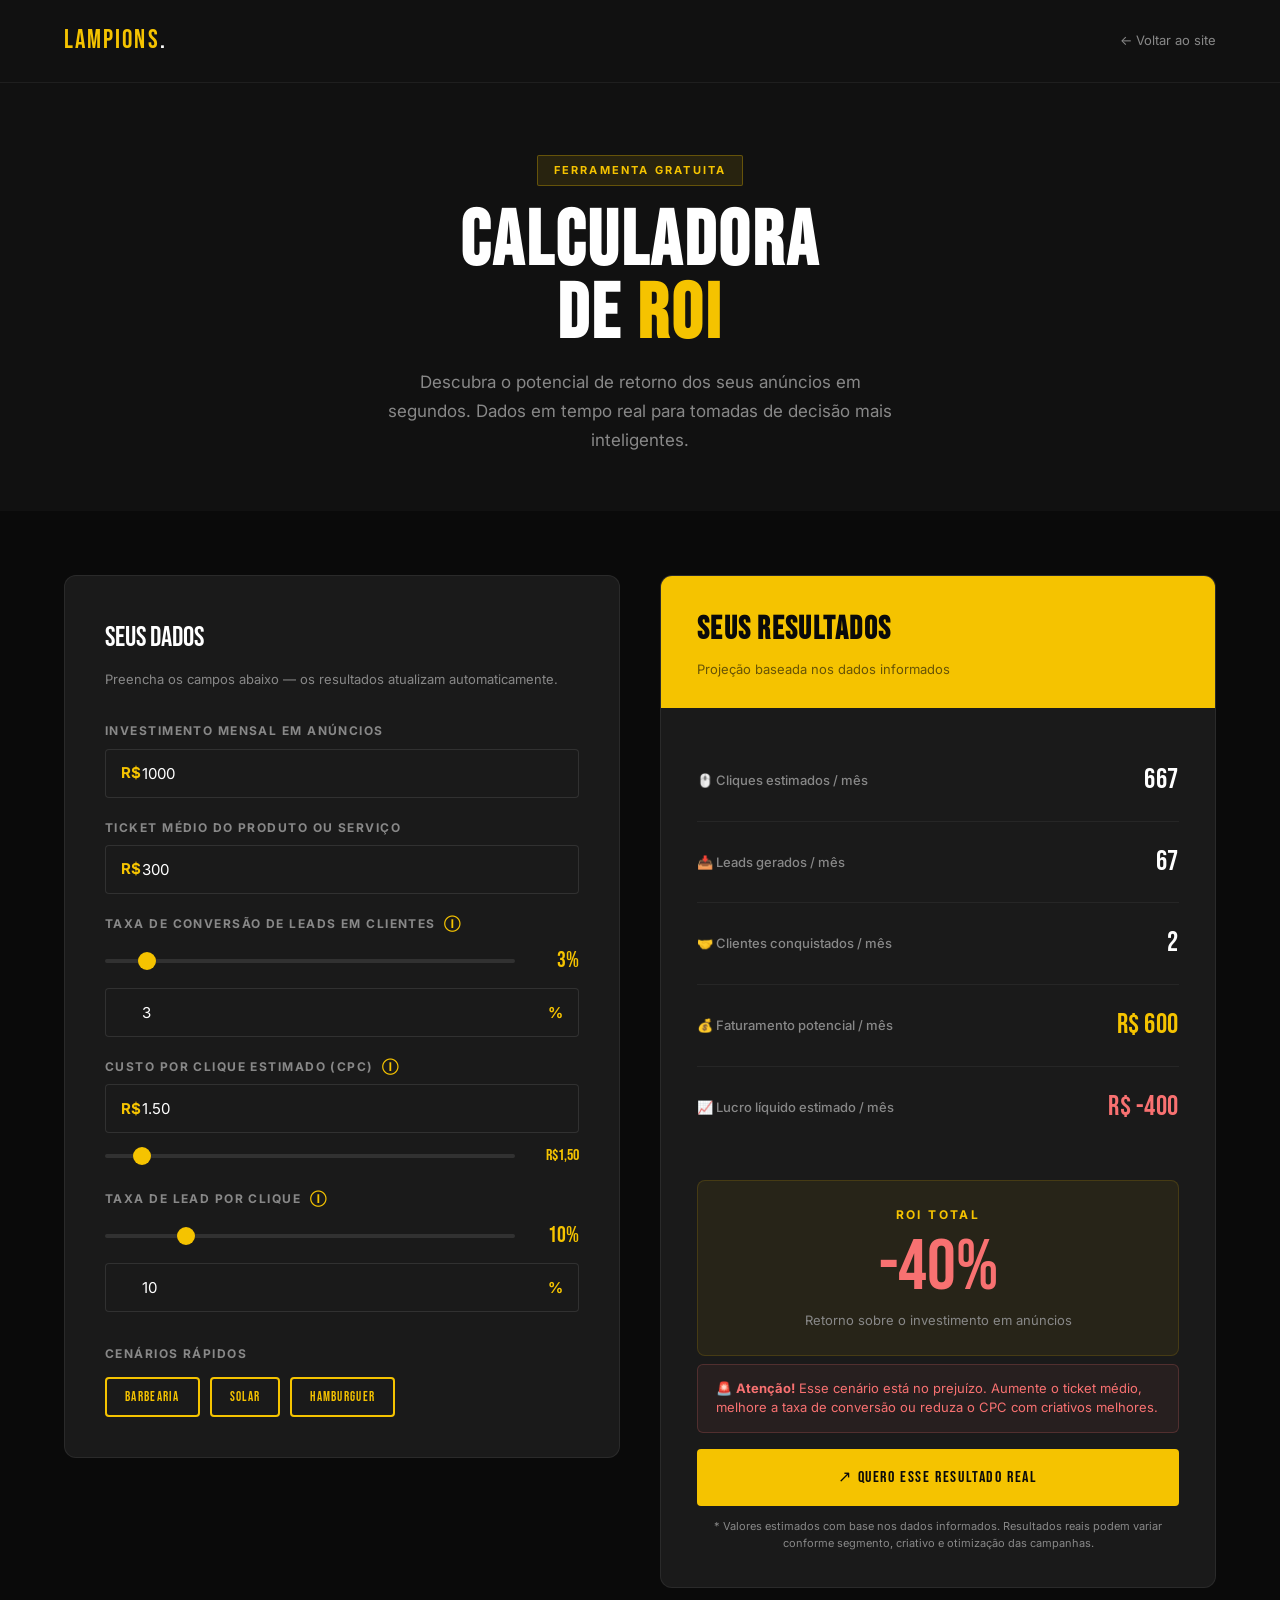
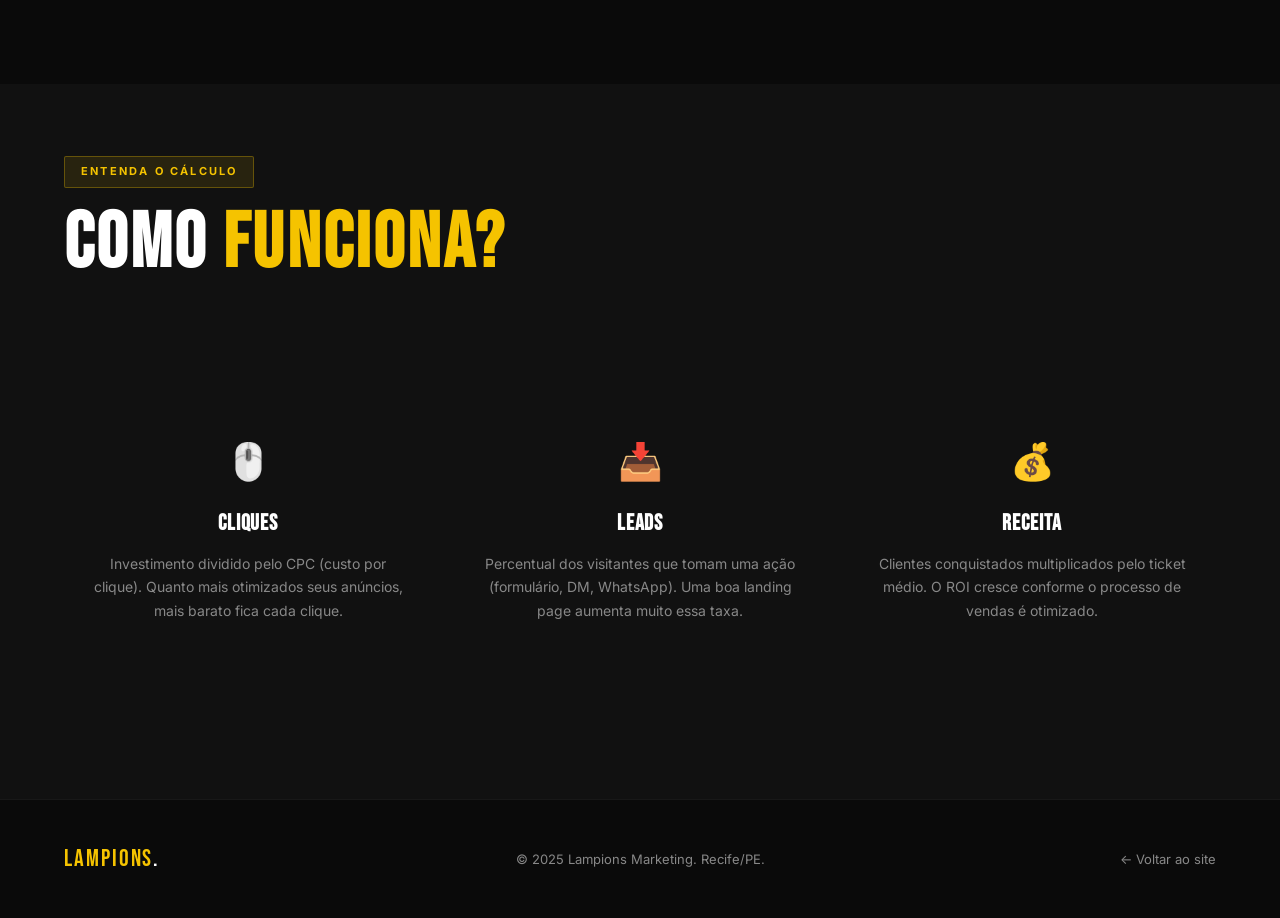
<file: roi-calculator.html>
<!DOCTYPE html>
<html lang="pt-BR">
<head>
  <meta charset="UTF-8" />
  <meta name="viewport" content="width=device-width, initial-scale=1.0" />
  <title>Calculadora de ROI — Lampions Marketing</title>
  <meta name="description" content="Calcule o retorno potencial dos seus anúncios com a Calculadora de ROI da Lampions Marketing." />
  <link rel="stylesheet" href="assets/style.css" />
  <style>
    body { min-height: 100vh; }

    /* ── Header ── */
    .calc-header {
      background: var(--black-2);
      border-bottom: 1px solid rgba(255,255,255,0.06);
      padding: 20px 0;
    }

    .calc-header .container {
      display: flex;
      align-items: center;
      justify-content: space-between;
    }

    .calc-logo {
      font-family: 'Bebas Neue', sans-serif;
      font-size: 26px;
      color: var(--yellow);
      letter-spacing: 0.08em;
      text-decoration: none;
    }

    .calc-logo span { color: var(--white); }

    .back-link {
      font-size: 13px;
      color: var(--gray);
      text-decoration: none;
      display: flex;
      align-items: center;
      gap: 6px;
      transition: color 0.2s;
    }

    .back-link:hover { color: var(--yellow); }

    /* ── Hero ── */
    .calc-hero {
      padding: 72px 0 56px;
      text-align: center;
      background: var(--black-2);
    }

    .calc-hero h1 {
      font-size: clamp(44px, 6vw, 84px);
      line-height: 0.95;
      margin-bottom: 16px;
    }

    .calc-hero h1 span { color: var(--yellow); }

    .calc-hero p {
      color: var(--gray);
      font-size: 17px;
      max-width: 520px;
      margin: 0 auto;
      line-height: 1.7;
    }

    /* ── Main layout ── */
    .calc-main { padding: 64px 0 96px; }

    .calc-layout {
      display: grid;
      grid-template-columns: 1fr 1fr;
      gap: 40px;
      align-items: start;
    }

    /* ── Input panel ── */
    .panel {
      background: var(--black-3);
      border: 1px solid rgba(255,255,255,0.07);
      border-radius: 12px;
      padding: 40px;
    }

    .panel-title {
      font-family: 'Bebas Neue', sans-serif;
      font-size: 28px;
      margin-bottom: 8px;
    }

    .panel-subtitle {
      font-size: 13px;
      color: var(--gray);
      margin-bottom: 32px;
    }

    .input-wrapper { position: relative; }

    .input-prefix, .input-suffix {
      position: absolute;
      top: 50%;
      transform: translateY(-50%);
      font-size: 15px;
      font-weight: 700;
      color: var(--yellow);
      pointer-events: none;
    }

    .input-prefix { left: 16px; }
    .input-suffix { right: 16px; }

    .input-wrapper input {
      padding-left: 36px !important;
    }

    .input-wrapper.suffix input {
      padding-right: 40px !important;
    }

    .range-wrapper {
      margin-top: 10px;
      display: flex;
      align-items: center;
      gap: 12px;
    }

    .range-wrapper input[type="range"] {
      -webkit-appearance: none;
      width: 100%;
      height: 4px;
      background: rgba(255,255,255,0.1);
      border-radius: 2px;
      padding: 0;
      border: none;
      cursor: pointer;
    }

    .range-wrapper input[type="range"]::-webkit-slider-thumb {
      -webkit-appearance: none;
      width: 18px;
      height: 18px;
      border-radius: 50%;
      background: var(--yellow);
      cursor: pointer;
    }

    .range-value {
      font-family: 'Bebas Neue', sans-serif;
      font-size: 22px;
      color: var(--yellow);
      min-width: 52px;
      text-align: right;
    }

    /* ── Results panel ── */
    .results-panel {
      background: var(--black-3);
      border: 1px solid rgba(255,255,255,0.07);
      border-radius: 12px;
      overflow: hidden;
      position: sticky;
      top: 24px;
    }

    .results-header {
      background: var(--yellow);
      padding: 28px 36px;
    }

    .results-header h2 {
      font-size: 32px;
      color: var(--black);
    }

    .results-header p {
      font-size: 13px;
      color: rgba(10,10,10,0.6);
      margin-top: 4px;
    }

    .results-body { padding: 32px 36px; }

    .result-item {
      display: flex;
      align-items: center;
      justify-content: space-between;
      padding: 18px 0;
      border-bottom: 1px solid rgba(255,255,255,0.05);
    }

    .result-item:last-child { border-bottom: none; }

    .result-label {
      font-size: 13px;
      color: var(--gray);
      font-weight: 500;
    }

    .result-value {
      font-family: 'Bebas Neue', sans-serif;
      font-size: 28px;
      color: var(--white);
      letter-spacing: 0.02em;
    }

    /* ROI is the big highlight */
    .result-roi {
      background: rgba(245,195,0,0.06);
      border-radius: 8px;
      padding: 24px;
      margin: 24px 0;
      text-align: center;
      border: 1px solid rgba(245,195,0,0.15);
    }

    .roi-label {
      font-size: 12px;
      font-weight: 700;
      letter-spacing: 0.2em;
      text-transform: uppercase;
      color: var(--yellow);
      margin-bottom: 8px;
    }

    .roi-value {
      font-family: 'Bebas Neue', sans-serif;
      font-size: 72px;
      color: var(--yellow);
      line-height: 1;
    }

    .roi-sub {
      font-size: 13px;
      color: var(--gray);
      margin-top: 6px;
    }

    .results-cta {
      padding: 0 36px 36px;
    }

    .results-cta .btn {
      width: 100%;
      justify-content: center;
      font-size: 16px;
    }

    .results-disclaimer {
      font-size: 11px;
      color: var(--gray);
      text-align: center;
      margin-top: 12px;
      line-height: 1.5;
    }

    /* ── Explanation section ── */
    .how-works {
      background: var(--black-2);
      padding: 72px 0;
    }

    .how-works .grid-3 { margin-top: 48px; }

    .how-card {
      text-align: center;
      padding: 32px 24px;
    }

    .how-icon {
      font-size: 36px;
      margin-bottom: 16px;
      display: block;
    }

    .how-card h3 {
      font-size: 22px;
      margin-bottom: 10px;
    }

    .how-card p {
      font-size: 14px;
      color: var(--gray);
      line-height: 1.7;
    }

    /* ── Footer ── */
    footer {
      background: var(--black);
      border-top: 1px solid rgba(255,255,255,0.06);
      padding: 40px 0;
    }

    .footer-inner {
      display: flex;
      align-items: center;
      justify-content: space-between;
      gap: 24px;
    }

    .footer-logo {
      font-family: 'Bebas Neue', sans-serif;
      font-size: 24px;
      color: var(--yellow);
      letter-spacing: 0.08em;
    }

    .footer-logo span { color: var(--white); }
    .footer-copy { font-size: 13px; color: var(--gray); }

    /* ── Responsive ── */
    @media (max-width: 900px) {
      .calc-layout { grid-template-columns: 1fr; }
      .results-panel { position: static; }
    }

    @media (max-width: 640px) {
      .panel { padding: 28px 24px; }
      .results-body { padding: 24px; }
      .results-header { padding: 24px; }
      .results-cta { padding: 0 24px 28px; }
      .roi-value { font-size: 56px; }
      .footer-inner { flex-direction: column; text-align: center; }
    }
  </style>
</head>
<body>

  <!-- ── Header ── -->
  <header class="calc-header">
    <div class="container">
      <a href="index.html" class="calc-logo">LAMPIONS<span>.</span></a>
      <a href="index.html" class="back-link">← Voltar ao site</a>
    </div>
  </header>

  <!-- ── Hero ── -->
  <div class="calc-hero">
    <div class="container">
      <div class="label">Ferramenta gratuita</div>
      <h1>CALCULADORA<br>DE <span>ROI</span></h1>
      <p>
        Descubra o potencial de retorno dos seus anúncios em segundos.
        Dados em tempo real para tomadas de decisão mais inteligentes.
      </p>
    </div>
  </div>

  <!-- ── Calculator ── -->
  <main class="calc-main">
    <div class="container">
      <div class="calc-layout">

        <!-- Inputs -->
        <div class="panel">
          <div class="panel-title">SEUS DADOS</div>
          <p class="panel-subtitle">Preencha os campos abaixo — os resultados atualizam automaticamente.</p>

          <div class="form-group">
            <label>Investimento mensal em anúncios</label>
            <div class="input-wrapper">
              <span class="input-prefix">R$</span>
              <input type="number" id="investimento" value="1000" min="0" step="100"
                     oninput="calcular()" placeholder="1000" />
            </div>
          </div>

          <div class="form-group">
            <label>Ticket médio do produto ou serviço</label>
            <div class="input-wrapper">
              <span class="input-prefix">R$</span>
              <input type="number" id="ticket" value="300" min="0" step="10"
                     oninput="calcular()" placeholder="300" />
            </div>
          </div>

          <div class="form-group">
            <label>
              Taxa de conversão de leads em clientes
              <span style="color:var(--yellow);margin-left:4px;" title="Percentual de leads que viram clientes pagantes">ⓘ</span>
            </label>
            <div class="range-wrapper">
              <input type="range" id="conversaoRange" min="0.5" max="30" step="0.5" value="3"
                     oninput="syncRange('conversao', 'conversaoRange'); calcular()" />
              <div class="range-value" id="conversaoDisplay">3%</div>
            </div>
            <div class="input-wrapper suffix" style="margin-top:10px;">
              <input type="number" id="conversao" value="3" min="0.1" max="100" step="0.1"
                     oninput="syncInput('conversao', 'conversaoRange', 'conversaoDisplay', '%'); calcular()" placeholder="3" />
              <span class="input-suffix">%</span>
            </div>
          </div>

          <div class="form-group">
            <label>
              Custo por clique estimado (CPC)
              <span style="color:var(--yellow);margin-left:4px;" title="Quanto você paga em média por cada clique no anúncio">ⓘ</span>
            </label>
            <div class="input-wrapper">
              <span class="input-prefix">R$</span>
              <input type="number" id="cpc" value="1.50" min="0.01" step="0.10"
                     oninput="calcular()" placeholder="1.50" />
            </div>
            <div class="range-wrapper" style="margin-top:10px;">
              <input type="range" id="cpcRange" min="0.10" max="20" step="0.10" value="1.50"
                     oninput="document.getElementById('cpc').value = this.value; calcular()" />
              <div class="range-value" id="cpcDisplay" style="font-size:16px;">R$1,50</div>
            </div>
          </div>

          <div class="form-group">
            <label>
              Taxa de lead por clique
              <span style="color:var(--yellow);margin-left:4px;" title="Percentual de visitantes que viram leads (preenchem formulário, mandam mensagem etc)">ⓘ</span>
            </label>
            <div class="range-wrapper">
              <input type="range" id="leadRateRange" min="1" max="50" step="1" value="10"
                     oninput="syncRange('leadRate', 'leadRateRange'); calcular()" />
              <div class="range-value" id="leadRateDisplay">10%</div>
            </div>
            <div class="input-wrapper suffix" style="margin-top:10px;">
              <input type="number" id="leadRate" value="10" min="0.1" max="100" step="1"
                     oninput="syncInput('leadRate', 'leadRateRange', 'leadRateDisplay', '%'); calcular()" placeholder="10" />
              <span class="input-suffix">%</span>
            </div>
          </div>

          <!-- Presets -->
          <div style="margin-top:32px;">
            <p style="font-size:12px;font-weight:700;letter-spacing:0.12em;text-transform:uppercase;color:var(--gray);margin-bottom:14px;">
              Cenários rápidos
            </p>
            <div style="display:flex;gap:10px;flex-wrap:wrap;">
              <button class="btn btn-secondary" onclick="aplicarCenario(500, 150, 5, 0.80, 12)"
                      style="padding:10px 18px;font-size:13px;">Barbearia</button>
              <button class="btn btn-secondary" onclick="aplicarCenario(2000, 800, 3, 1.20, 8)"
                      style="padding:10px 18px;font-size:13px;">Solar</button>
              <button class="btn btn-secondary" onclick="aplicarCenario(800, 60, 8, 0.50, 15)"
                      style="padding:10px 18px;font-size:13px;">Hamburguer</button>
            </div>
          </div>
        </div>

        <!-- Results -->
        <div class="results-panel">
          <div class="results-header">
            <h2>SEUS RESULTADOS</h2>
            <p>Projeção baseada nos dados informados</p>
          </div>

          <div class="results-body">
            <div class="result-item">
              <div class="result-label">🖱️ Cliques estimados / mês</div>
              <div class="result-value" id="res-cliques">667</div>
            </div>
            <div class="result-item">
              <div class="result-label">📥 Leads gerados / mês</div>
              <div class="result-value" id="res-leads">67</div>
            </div>
            <div class="result-item">
              <div class="result-label">🤝 Clientes conquistados / mês</div>
              <div class="result-value" id="res-clientes">2</div>
            </div>
            <div class="result-item">
              <div class="result-label">💰 Faturamento potencial / mês</div>
              <div class="result-value" id="res-faturamento" style="color:var(--yellow);">R$ 600</div>
            </div>
            <div class="result-item">
              <div class="result-label">📈 Lucro líquido estimado / mês</div>
              <div class="result-value" id="res-lucro">R$ -400</div>
            </div>
          </div>

          <div class="result-roi" style="margin:0 36px 8px;">
            <div class="roi-label">ROI Total</div>
            <div class="roi-value" id="res-roi">-40%</div>
            <div class="roi-sub">Retorno sobre o investimento em anúncios</div>
          </div>

          <div id="roi-insight" style="margin:8px 36px 16px;padding:14px 18px;border-radius:6px;font-size:13px;line-height:1.5;">
          </div>

          <div class="results-cta">
            <a id="wa-link"
               href="https://wa.me/5581983036630?text=Olá!%20Usei%20a%20calculadora%20de%20ROI%20da%20Lampions%20e%20quero%20maximizar%20meus%20resultados!"
               target="_blank" class="btn btn-primary">
              ↗ Quero esse resultado real
            </a>
            <p class="results-disclaimer">
              * Valores estimados com base nos dados informados. Resultados reais podem variar
              conforme segmento, criativo e otimização das campanhas.
            </p>
          </div>
        </div>

      </div>
    </div>
  </main>

  <!-- ── How it works ── -->
  <section class="how-works">
    <div class="container">
      <div class="label">Entenda o cálculo</div>
      <h2 class="section-title">COMO <span>FUNCIONA?</span></h2>
      <div class="grid-3 how-works">
        <div class="how-card">
          <span class="how-icon">🖱️</span>
          <h3>CLIQUES</h3>
          <p>Investimento dividido pelo CPC (custo por clique). Quanto mais otimizados seus anúncios, mais barato fica cada clique.</p>
        </div>
        <div class="how-card">
          <span class="how-icon">📥</span>
          <h3>LEADS</h3>
          <p>Percentual dos visitantes que tomam uma ação (formulário, DM, WhatsApp). Uma boa landing page aumenta muito essa taxa.</p>
        </div>
        <div class="how-card">
          <span class="how-icon">💰</span>
          <h3>RECEITA</h3>
          <p>Clientes conquistados multiplicados pelo ticket médio. O ROI cresce conforme o processo de vendas é otimizado.</p>
        </div>
      </div>
    </div>
  </section>

  <!-- ── Footer ── -->
  <footer>
    <div class="container">
      <div class="footer-inner">
        <div class="footer-logo">LAMPIONS<span>.</span></div>
        <p class="footer-copy">© 2025 Lampions Marketing. Recife/PE.</p>
        <a href="index.html" style="font-size:13px;color:var(--gray);text-decoration:none;">← Voltar ao site</a>
      </div>
    </div>
  </footer>

  <script>
    function fmt(n) {
      return n.toLocaleString('pt-BR', { minimumFractionDigits: 0, maximumFractionDigits: 0 });
    }

    function fmtMoeda(n) {
      return 'R$ ' + n.toLocaleString('pt-BR', { minimumFractionDigits: 0, maximumFractionDigits: 0 });
    }

    function calcular() {
      const inv       = parseFloat(document.getElementById('investimento').value) || 0;
      const ticket    = parseFloat(document.getElementById('ticket').value) || 0;
      const conv      = parseFloat(document.getElementById('conversao').value) / 100 || 0;
      const cpc       = parseFloat(document.getElementById('cpc').value) || 0.01;
      const leadRate  = parseFloat(document.getElementById('leadRate').value) / 100 || 0;

      const cliques   = cpc > 0 ? inv / cpc : 0;
      const leads     = cliques * leadRate;
      const clientes  = leads * conv;
      const faturamento = clientes * ticket;
      const lucro     = faturamento - inv;
      const roi       = inv > 0 ? ((faturamento - inv) / inv) * 100 : 0;

      document.getElementById('res-cliques').textContent    = fmt(Math.round(cliques));
      document.getElementById('res-leads').textContent      = fmt(Math.round(leads));
      document.getElementById('res-clientes').textContent   = fmt(Math.round(clientes));
      document.getElementById('res-faturamento').textContent = fmtMoeda(Math.round(faturamento));
      document.getElementById('res-lucro').textContent      = fmtMoeda(Math.round(lucro));
      document.getElementById('res-roi').textContent        = fmt(Math.round(roi)) + '%';

      // ROI color + insight
      const roiEl    = document.getElementById('res-roi');
      const lucroEl  = document.getElementById('res-lucro');
      const insightEl = document.getElementById('roi-insight');

      if (roi >= 200) {
        roiEl.style.color = '#4ade80';
        lucroEl.style.color = '#4ade80';
        insightEl.style.background = 'rgba(74,222,128,0.08)';
        insightEl.style.border = '1px solid rgba(74,222,128,0.2)';
        insightEl.style.color = '#4ade80';
        insightEl.innerHTML = '🔥 <strong>Excelente!</strong> ROI acima de 200% é o objetivo de toda campanha bem otimizada. Hora de escalar o investimento!';
      } else if (roi >= 100) {
        roiEl.style.color = 'var(--yellow)';
        lucroEl.style.color = 'var(--yellow)';
        insightEl.style.background = 'rgba(245,195,0,0.06)';
        insightEl.style.border = '1px solid rgba(245,195,0,0.2)';
        insightEl.style.color = 'var(--yellow)';
        insightEl.innerHTML = '✅ <strong>Bom resultado!</strong> Você já está lucrando. Com otimização de criativos e landing page, esse número pode dobrar.';
      } else if (roi >= 0) {
        roiEl.style.color = '#f97316';
        lucroEl.style.color = '#f97316';
        insightEl.style.background = 'rgba(249,115,22,0.06)';
        insightEl.style.border = '1px solid rgba(249,115,22,0.2)';
        insightEl.style.color = '#f97316';
        insightEl.innerHTML = '⚠️ <strong>Margem apertada.</strong> Você não está perdendo dinheiro, mas também não está otimizado. Pequenas melhorias na conversão podem transformar esse cenário.';
      } else {
        roiEl.style.color = '#f87171';
        lucroEl.style.color = '#f87171';
        insightEl.style.background = 'rgba(248,113,113,0.06)';
        insightEl.style.border = '1px solid rgba(248,113,113,0.2)';
        insightEl.style.color = '#f87171';
        insightEl.innerHTML = '🚨 <strong>Atenção!</strong> Esse cenário está no prejuízo. Aumente o ticket médio, melhore a taxa de conversão ou reduza o CPC com criativos melhores.';
      }

      // Update WhatsApp link with results summary
      const summary = `Olá! Simulei meu ROI na calculadora da Lampions:%0A%0A• Investimento: ${fmtMoeda(inv)}/mês%0A• Faturamento potencial: ${fmtMoeda(Math.round(faturamento))}/mês%0A• ROI estimado: ${fmt(Math.round(roi))}%%%0A%0AQuero melhorar esses resultados com a Lampions!`;
      document.getElementById('wa-link').href = `https://wa.me/5581983036630?text=${summary}`;

      // Sync CPC range display
      const cpcVal = parseFloat(document.getElementById('cpc').value) || 0;
      document.getElementById('cpcDisplay').textContent = 'R$' + cpcVal.toFixed(2).replace('.', ',');
      document.getElementById('cpcRange').value = Math.min(cpcVal, 20);
    }

    function syncRange(inputId, rangeId) {
      const rangeEl = document.getElementById(rangeId);
      const inputEl = document.getElementById(inputId);
      const displayId = rangeId.replace('Range', 'Display');
      inputEl.value = rangeEl.value;
      const displayEl = document.getElementById(displayId);
      if (displayEl) displayEl.textContent = rangeEl.value + '%';
    }

    function syncInput(inputId, rangeId, displayId, suffix) {
      const inputEl   = document.getElementById(inputId);
      const rangeEl   = document.getElementById(rangeId);
      const displayEl = document.getElementById(displayId);
      const val = parseFloat(inputEl.value) || 0;
      rangeEl.value = Math.min(val, parseFloat(rangeEl.max));
      if (displayEl) displayEl.textContent = val + suffix;
    }

    function aplicarCenario(inv, ticket, conv, cpc, leadRate) {
      document.getElementById('investimento').value = inv;
      document.getElementById('ticket').value = ticket;
      document.getElementById('conversao').value = conv;
      document.getElementById('conversaoRange').value = conv;
      document.getElementById('conversaoDisplay').textContent = conv + '%';
      document.getElementById('cpc').value = cpc;
      document.getElementById('leadRate').value = leadRate;
      document.getElementById('leadRateRange').value = leadRate;
      document.getElementById('leadRateDisplay').textContent = leadRate + '%';
      calcular();
    }

    // Init
    calcular();
  </script>
</body>
</html>
</file>
<file: assets/style.css>
@import url('https://fonts.googleapis.com/css2?family=Bebas+Neue&family=Inter:wght@400;500;600;700;800&display=swap');

:root {
  --yellow: #F5C300;
  --green: #1A6B2A;
  --black: #0A0A0A;
  --black-2: #111111;
  --black-3: #1A1A1A;
  --white: #FFFFFF;
  --gray: #888888;
  --gray-light: #CCCCCC;
}

*, *::before, *::after { box-sizing: border-box; margin: 0; padding: 0; }

html { scroll-behavior: smooth; }

body {
  background: var(--black);
  color: var(--white);
  font-family: 'Inter', sans-serif;
  line-height: 1.6;
  overflow-x: hidden;
}

/* ── Typography ── */
h1, h2, h3, .bebas { font-family: 'Bebas Neue', sans-serif; letter-spacing: 0.04em; }

/* ── Layout ── */
.container {
  max-width: 1200px;
  margin: 0 auto;
  padding: 0 24px;
}

section { padding: 96px 0; }

/* ── Navbar ── */
.navbar {
  position: fixed;
  top: 0;
  width: 100%;
  z-index: 100;
  padding: 20px 0;
  transition: background 0.3s, padding 0.3s;
}

.navbar.scrolled {
  background: rgba(10, 10, 10, 0.95);
  backdrop-filter: blur(12px);
  padding: 14px 0;
  border-bottom: 1px solid rgba(245, 195, 0, 0.15);
}

.navbar .container {
  display: flex;
  align-items: center;
  justify-content: space-between;
}

.nav-logo {
  font-family: 'Bebas Neue', sans-serif;
  font-size: 28px;
  color: var(--yellow);
  letter-spacing: 0.08em;
  text-decoration: none;
}

.nav-logo span { color: var(--white); }

.nav-links {
  display: flex;
  gap: 36px;
  list-style: none;
}

.nav-links a {
  color: var(--gray-light);
  text-decoration: none;
  font-size: 13px;
  font-weight: 500;
  letter-spacing: 0.08em;
  text-transform: uppercase;
  transition: color 0.2s;
}

.nav-links a:hover { color: var(--yellow); }

.nav-cta {
  background: var(--yellow);
  color: var(--black) !important;
  padding: 10px 24px;
  border-radius: 4px;
  font-weight: 700 !important;
  transition: opacity 0.2s !important;
}

.nav-cta:hover { opacity: 0.88; }

/* ── Buttons ── */
.btn {
  display: inline-flex;
  align-items: center;
  gap: 10px;
  padding: 16px 36px;
  font-family: 'Bebas Neue', sans-serif;
  font-size: 18px;
  letter-spacing: 0.1em;
  text-decoration: none;
  border-radius: 4px;
  border: none;
  cursor: pointer;
  transition: transform 0.18s, opacity 0.18s;
}

.btn:hover { transform: translateY(-2px); opacity: 0.92; }
.btn:active { transform: translateY(0); }

.btn-primary { background: var(--yellow); color: var(--black); }
.btn-secondary { background: transparent; color: var(--yellow); border: 2px solid var(--yellow); }
.btn-white { background: var(--white); color: var(--black); }

/* ── Labels / Tags ── */
.label {
  display: inline-block;
  font-size: 11px;
  font-weight: 700;
  letter-spacing: 0.2em;
  text-transform: uppercase;
  color: var(--yellow);
  background: rgba(245, 195, 0, 0.1);
  border: 1px solid rgba(245, 195, 0, 0.3);
  padding: 6px 16px;
  border-radius: 2px;
  margin-bottom: 20px;
}

/* ── Section titles ── */
.section-title {
  font-size: clamp(48px, 6vw, 80px);
  line-height: 0.95;
  margin-bottom: 16px;
}

.section-title span { color: var(--yellow); }

.section-subtitle {
  font-size: 17px;
  color: var(--gray);
  max-width: 560px;
  line-height: 1.7;
}

/* ── Cards ── */
.card {
  background: var(--black-3);
  border: 1px solid rgba(255,255,255,0.06);
  border-radius: 8px;
  padding: 36px;
  transition: border-color 0.2s, transform 0.2s;
}

.card:hover {
  border-color: rgba(245, 195, 0, 0.3);
  transform: translateY(-4px);
}

/* ── Divider ── */
.divider {
  width: 60px;
  height: 3px;
  background: var(--yellow);
  margin: 24px 0;
}

/* ── Grid helpers ── */
.grid-2 { display: grid; grid-template-columns: repeat(2, 1fr); gap: 24px; }
.grid-3 { display: grid; grid-template-columns: repeat(3, 1fr); gap: 24px; }
.grid-4 { display: grid; grid-template-columns: repeat(4, 1fr); gap: 24px; }

/* ── Form ── */
.form-group { margin-bottom: 20px; }

.form-group label {
  display: block;
  font-size: 12px;
  font-weight: 700;
  letter-spacing: 0.12em;
  text-transform: uppercase;
  color: var(--gray);
  margin-bottom: 8px;
}

.form-group input,
.form-group textarea,
.form-group select {
  width: 100%;
  background: var(--black-3);
  border: 1px solid rgba(255,255,255,0.1);
  color: var(--white);
  padding: 14px 18px;
  border-radius: 4px;
  font-family: 'Inter', sans-serif;
  font-size: 15px;
  transition: border-color 0.2s;
  outline: none;
}

.form-group input:focus,
.form-group textarea:focus,
.form-group select:focus {
  border-color: var(--yellow);
}

.form-group textarea { resize: vertical; min-height: 120px; }

/* ── Responsive ── */
@media (max-width: 900px) {
  .grid-4 { grid-template-columns: repeat(2, 1fr); }
  .grid-3 { grid-template-columns: repeat(2, 1fr); }
}

@media (max-width: 640px) {
  section { padding: 64px 0; }
  .grid-2, .grid-3, .grid-4 { grid-template-columns: 1fr; }
  .nav-links { display: none; }
}
</file>
